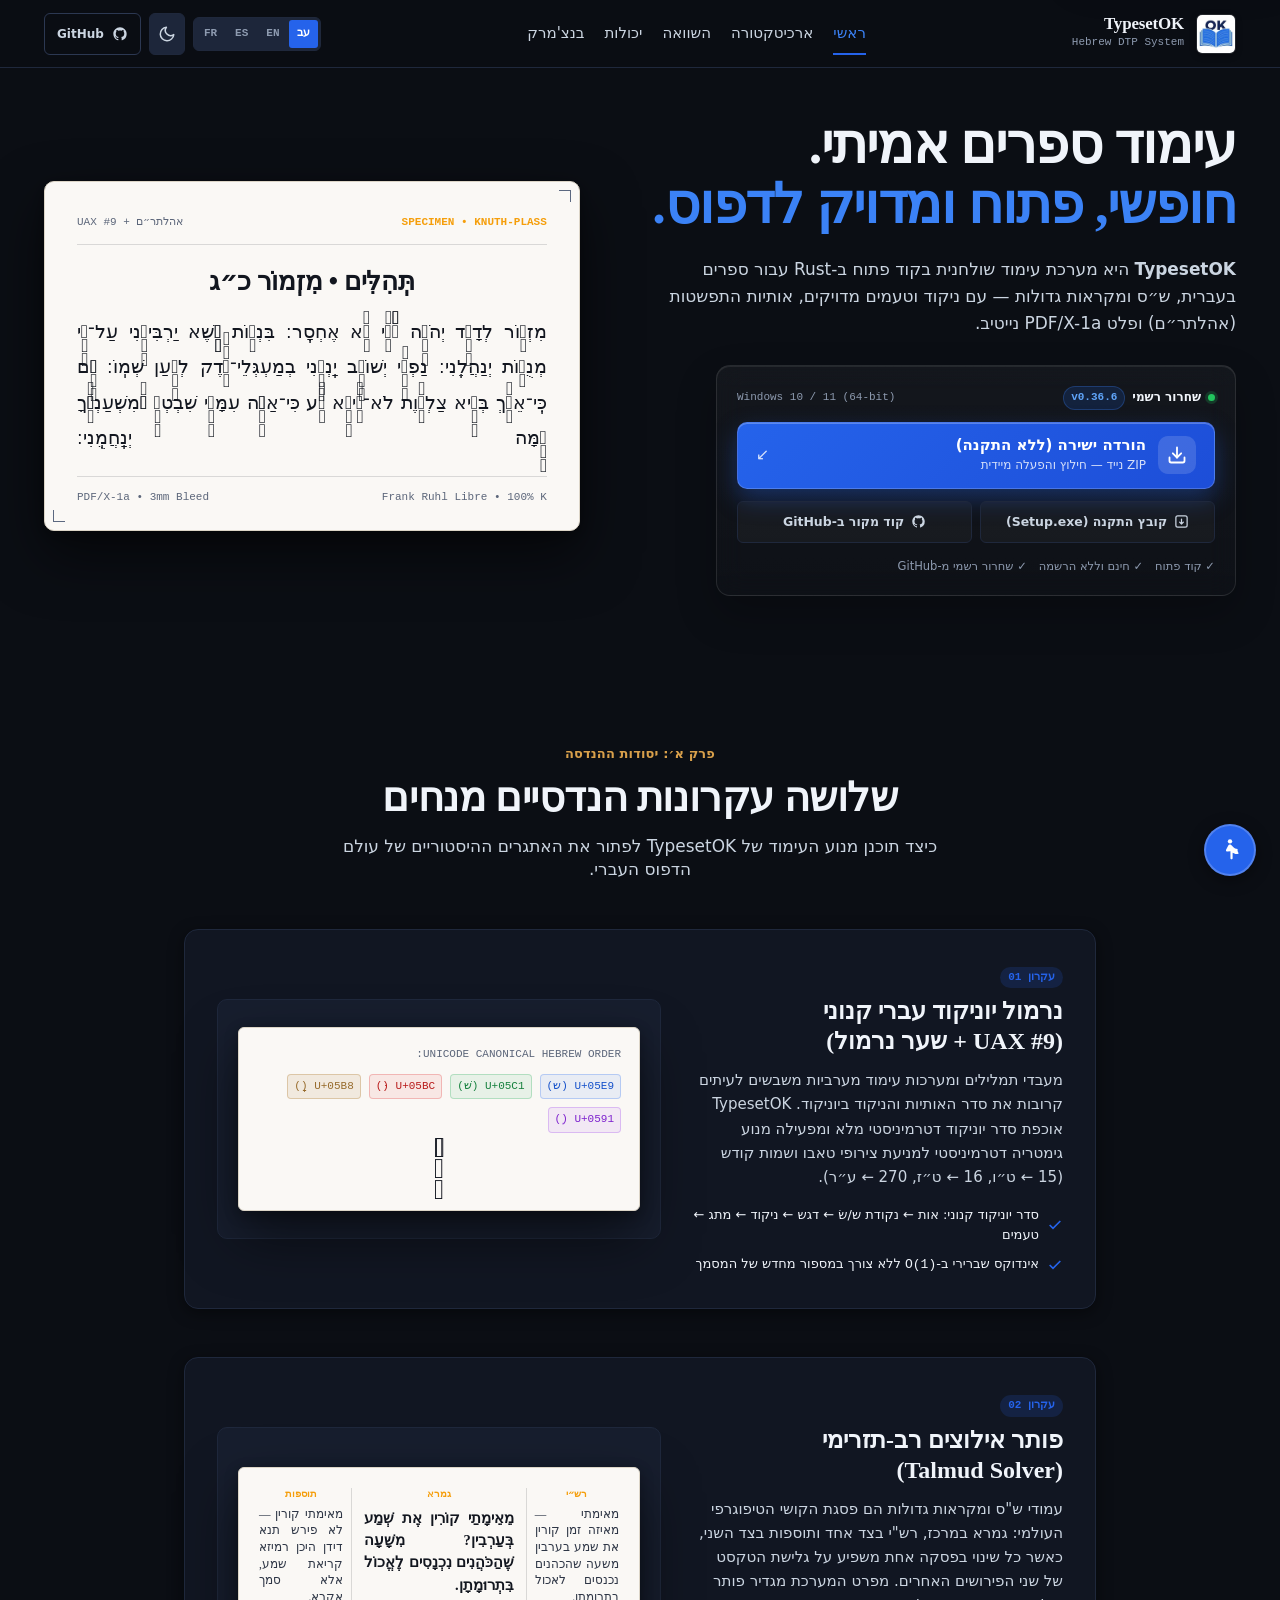
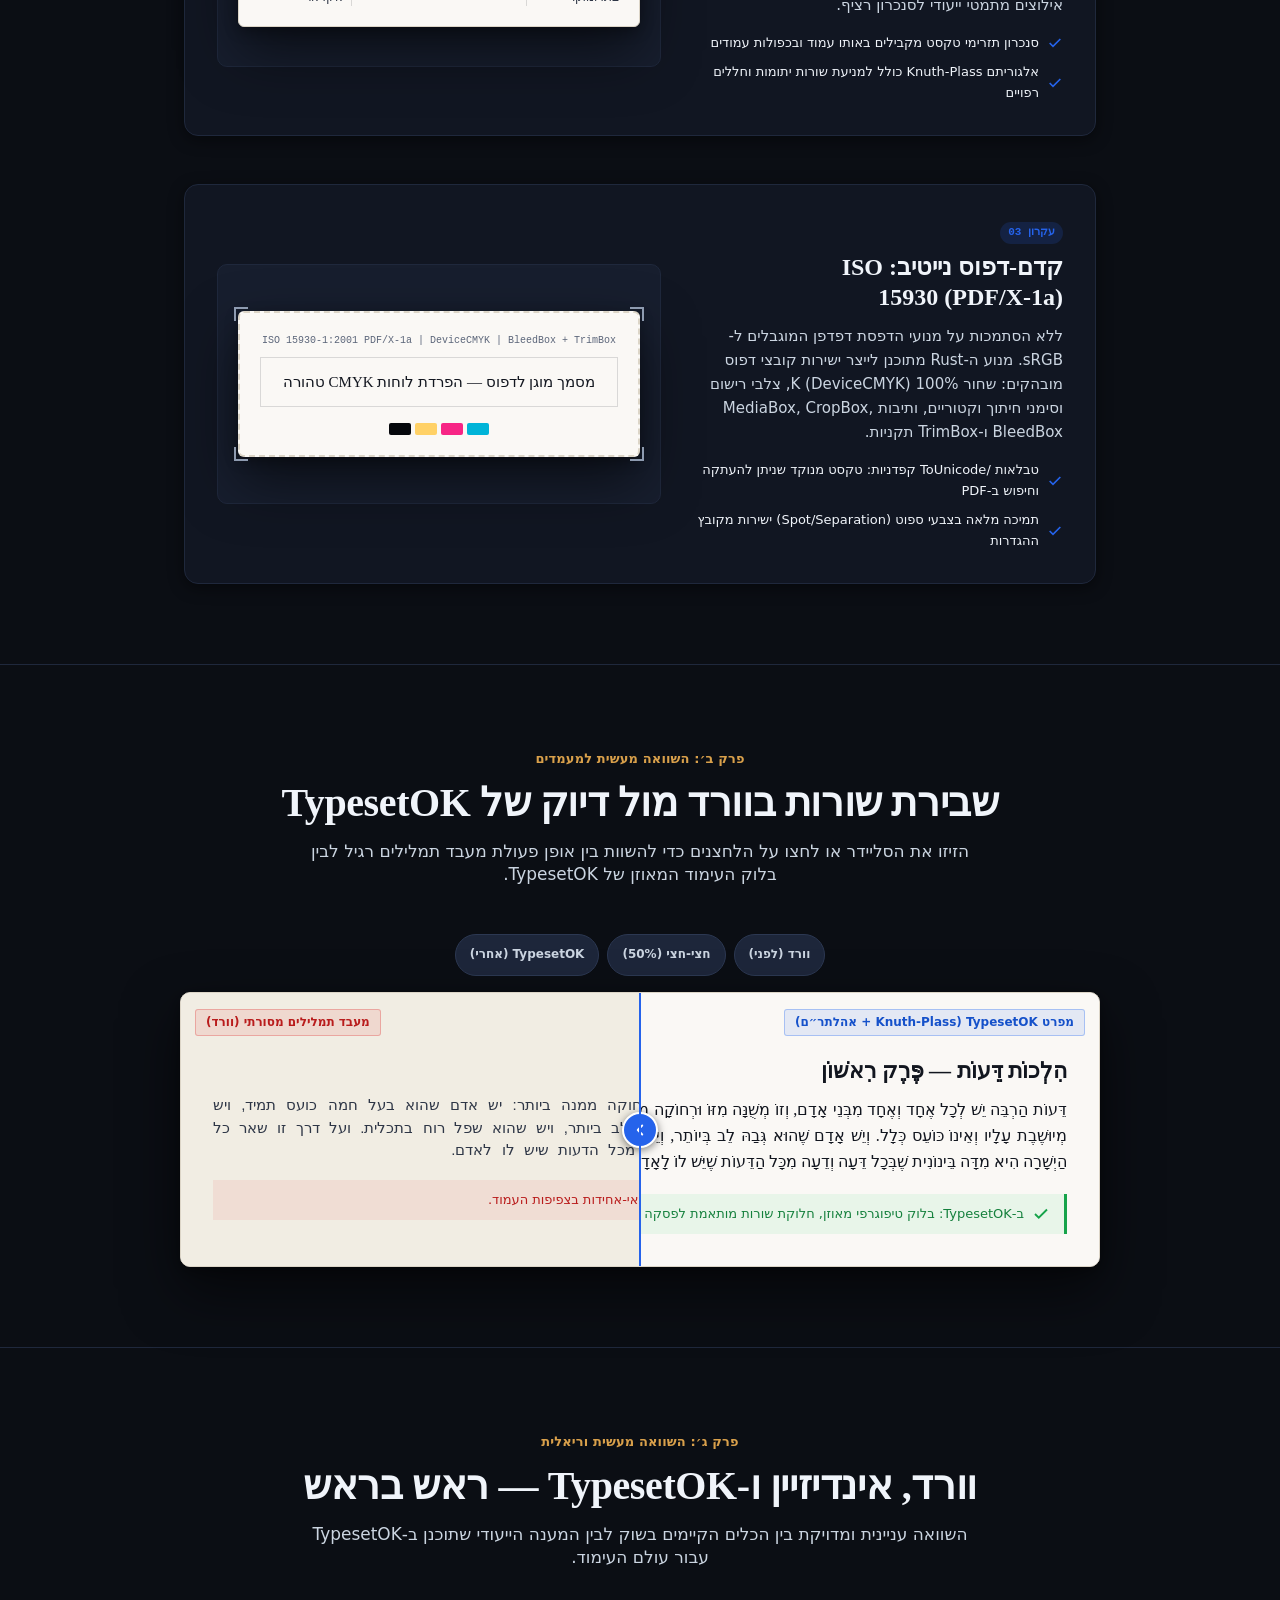
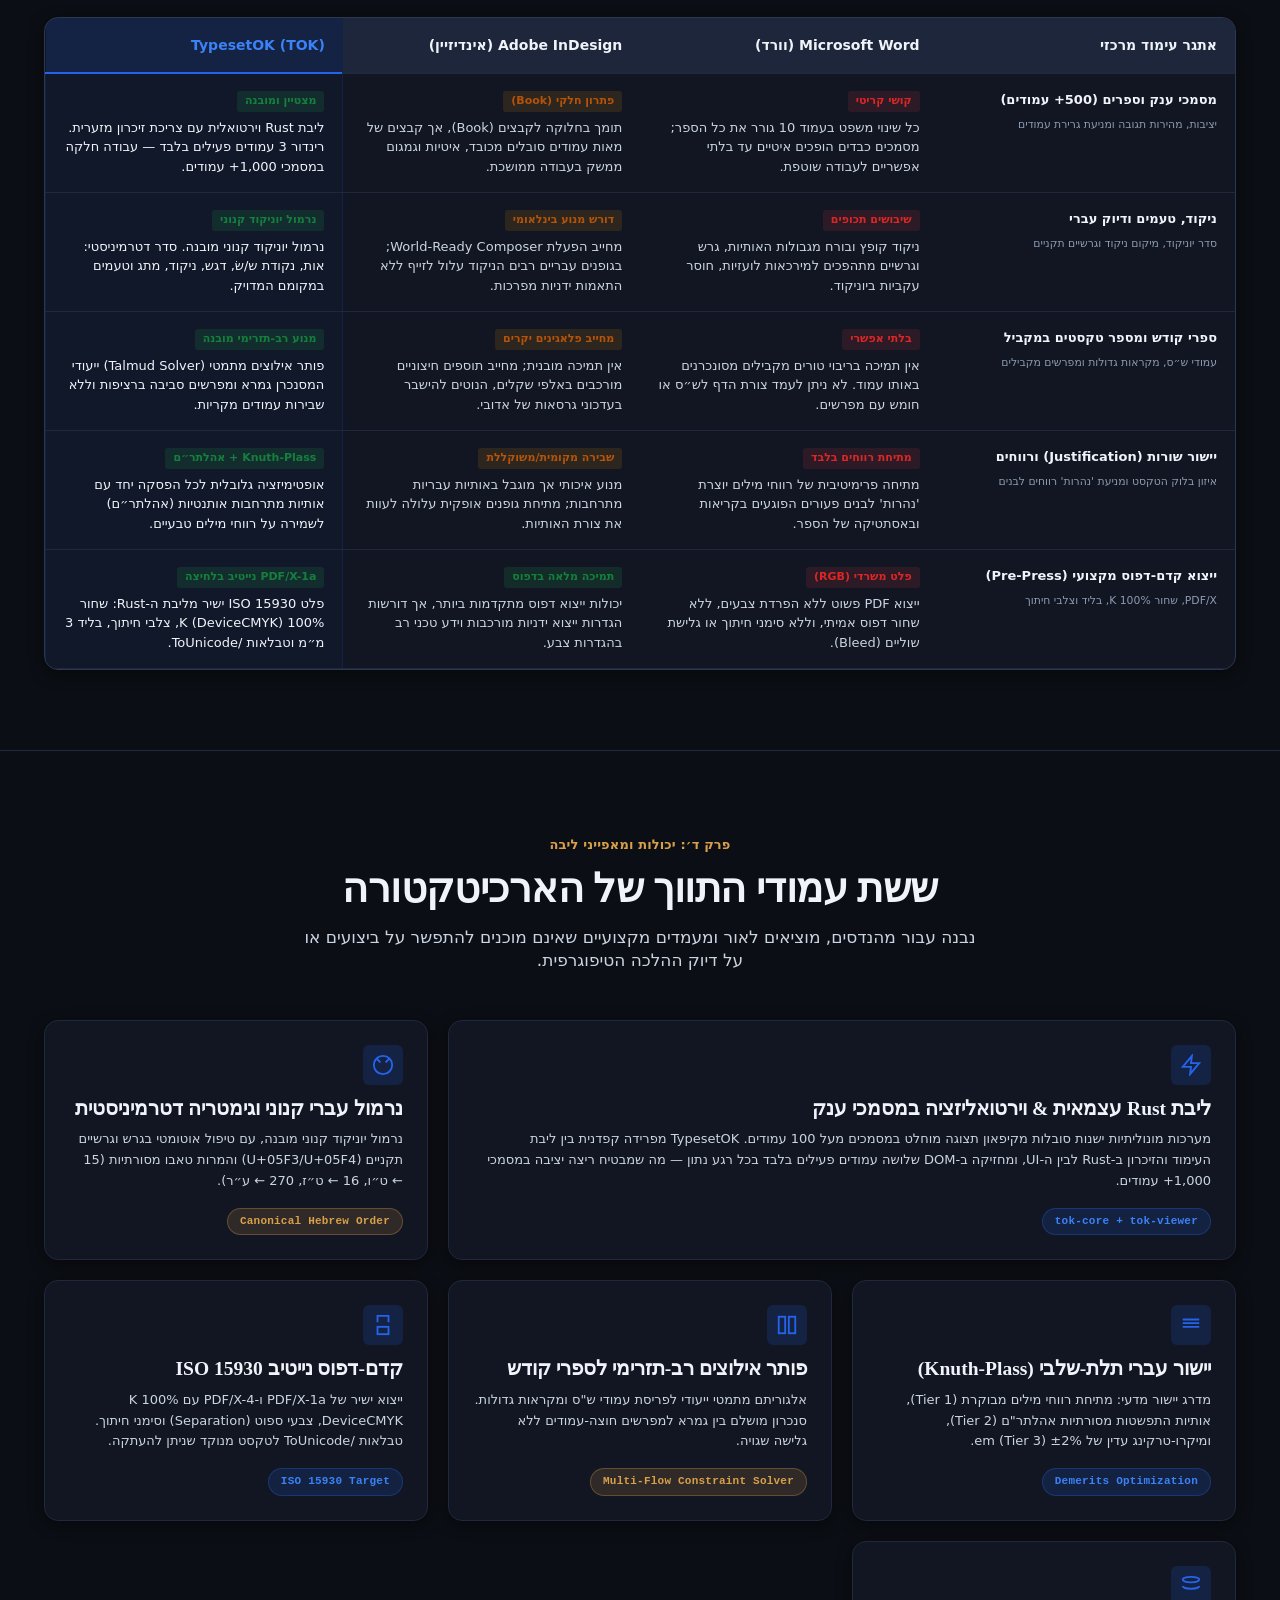
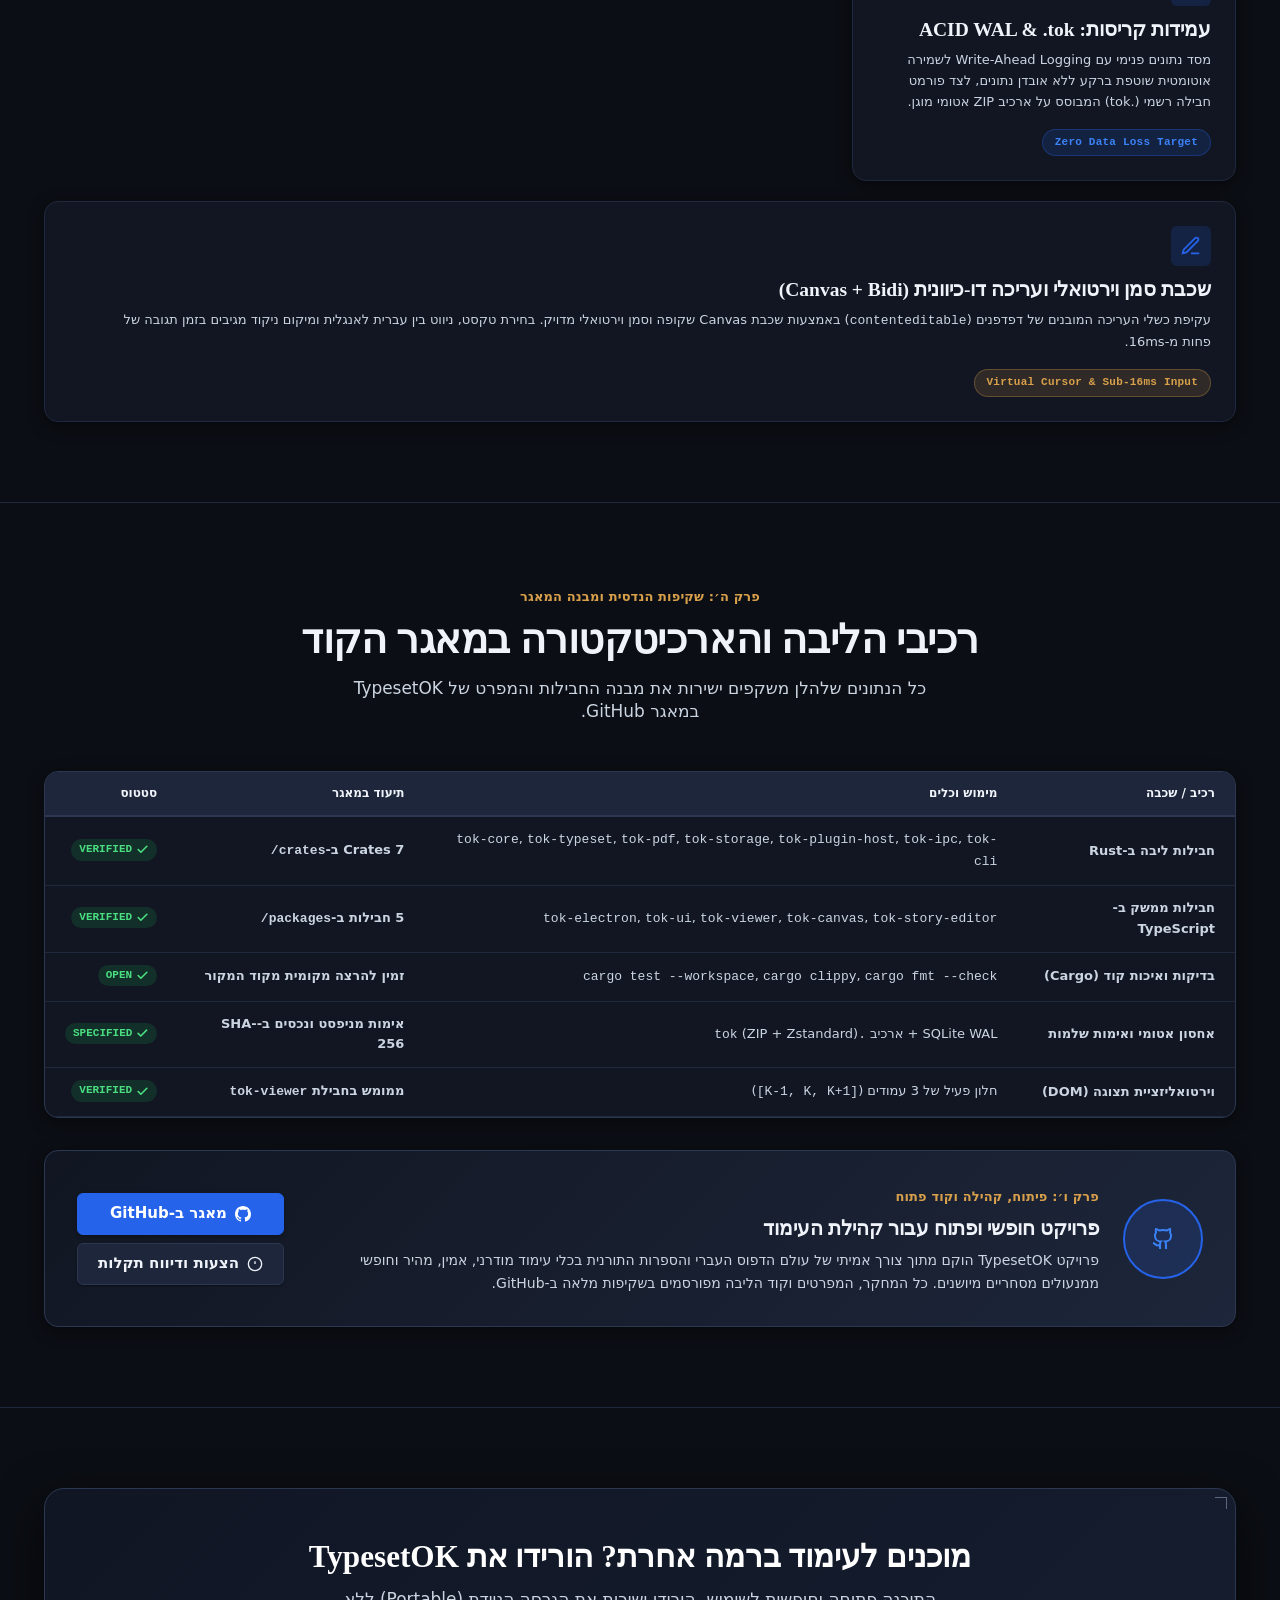
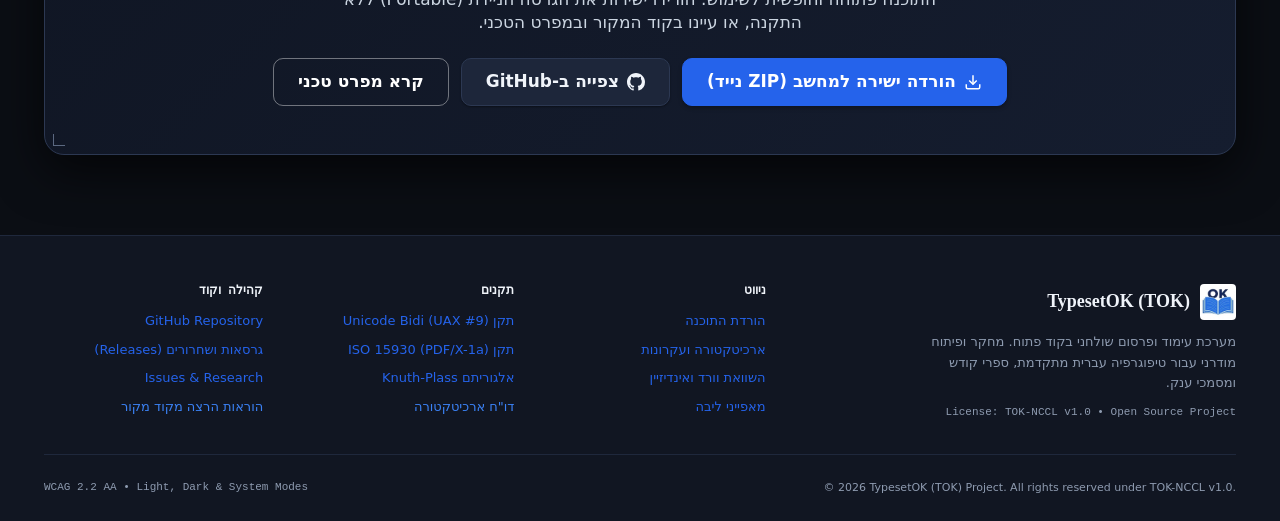
<file: index.html>
<!DOCTYPE html>
<html lang="he" dir="rtl" data-theme="dark">
<head>
  <meta charset="UTF-8">
  <meta name="viewport" content="width=device-width, initial-scale=1.0, viewport-fit=cover">
  <meta http-equiv="Content-Security-Policy" content="default-src 'self'; script-src 'self'; style-src 'self' 'unsafe-inline' https://fonts.googleapis.com; font-src 'self' https://fonts.gstatic.com; img-src 'self' data:; connect-src 'self' https://api.github.com; manifest-src 'self'; base-uri 'self'; form-action 'self'; object-src 'none'; upgrade-insecure-requests">
  <meta name="referrer" content="strict-origin-when-cross-origin">
  
  <!-- Primary High-Authority Meta Tags -->
  <title>TypesetOK — תוכנת עימוד ספרים מקצועית לעברית, בקוד פתוח</title>
  <meta name="description" content="מערכת עימוד ופרסום שולחני (DTP) מודרנית בקוד פתוח לטיפוגרפיה עברית מתקדמת, ספרי קודש (ש״ס, מקראות גדולות ושו״ת) ומסמכי ענק. ליבת Rust, אלגוריתם Knuth-Plass, פלט PDF/X-1a נייטיב.">
  <meta name="author" content="TypesetOK Open-Source Team">
  <meta name="publisher" content="TypesetOK">
  <meta name="robots" content="index, follow, max-snippet:-1, max-image-preview:large, max-video-preview:-1">
  <meta name="format-detection" content="telephone=no">
  <link rel="canonical" href="https://typesetok.github.io/website/">

  <!-- Multilingual Internationalization Alternate Links -->
  <link rel="alternate" hreflang="he" href="https://typesetok.github.io/website/">
  <link rel="alternate" hreflang="en" href="https://typesetok.github.io/website/?lang=en">
  <link rel="alternate" hreflang="es" href="https://typesetok.github.io/website/?lang=es">
  <link rel="alternate" hreflang="fr" href="https://typesetok.github.io/website/?lang=fr">
  <link rel="alternate" hreflang="x-default" href="https://typesetok.github.io/website/">

  <!-- Open Graph / Facebook -->
  <meta property="og:type" content="website">
  <meta property="og:url" content="https://typesetok.github.io/website/">
  <meta property="og:site_name" content="TypesetOK">
  <meta property="og:title" content="TypesetOK — תוכנת עימוד שולחנית מקצועית בקוד פתוח">
  <meta property="og:description" content="עימוד ספרים אמיתי. דיוק מושלם לדפוס, חופשי ופתוח לכולם. מערכת DTP ייעודית לספרי קודש ומסמכי ענק.">
  <meta property="og:image" content="https://typesetok.github.io/website/assets/images/logo.jpg">
  <meta property="og:image:width" content="1376">
  <meta property="og:image:height" content="768">
  <meta property="og:image:alt" content="TypesetOK Logo — Open Book &amp; Typography">
  <meta property="og:locale" content="he_IL">
  <meta property="og:locale:alternate" content="en_US">
  <meta property="og:locale:alternate" content="es_ES">
  <meta property="og:locale:alternate" content="fr_FR">

  <!-- Twitter / X -->
  <meta name="twitter:card" content="summary_large_image">
  <meta name="twitter:url" content="https://typesetok.github.io/website/">
  <meta name="twitter:title" content="TypesetOK — תוכנת עימוד שולחנית מקצועית בקוד פתוח">
  <meta name="twitter:description" content="מערכת עימוד ופרסום שולחני בקוד פתוח לטיפוגרפיה עברית מתקדמת, ש״ס ומנוע קדם-דפוס ISO 15930.">
  <meta name="twitter:image" content="https://typesetok.github.io/website/assets/images/logo.jpg">

  <!-- Favicons & App Manifest -->
  <link rel="icon" type="image/svg+xml" href="assets/images/favicon.svg">
  <link rel="apple-touch-icon" href="assets/images/apple-touch-icon.png">
  <link rel="manifest" href="site.webmanifest">
  <meta name="theme-color" content="#F8F6F0" media="(prefers-color-scheme: light)">
  <meta name="theme-color" content="#0B0E14" media="(prefers-color-scheme: dark)">

  <!-- High-Performance Font Loading -->
  <link rel="preconnect" href="https://fonts.googleapis.com">
  <link rel="preconnect" href="https://fonts.gstatic.com" crossorigin>
  <link href="https://fonts.googleapis.com/css2?family=Frank+Ruhl+Libre:wght@400;700;800;900&family=Heebo:wght@400;500;600;700;800&family=JetBrains+Mono:wght@400;700&display=swap" rel="stylesheet">

  <!-- Core Stylesheets -->
  <link rel="stylesheet" href="assets/css/tokens.css">
  <link rel="stylesheet" href="assets/css/reset.css">
  <link rel="stylesheet" href="assets/css/main.css">
  <link rel="stylesheet" href="assets/css/components.css">
  <link rel="stylesheet" href="assets/css/a11y-motion.css">
  <script src="assets/js/theme-init.js"></script>

  <!-- Comprehensive Schema.org Graph JSON-LD (Power SEO) -->
  <script type="application/ld+json">
  {
    "@context": "https://schema.org",
    "@graph": [
      {
        "@type": "WebSite",
        "@id": "https://typesetok.github.io/website/#website",
        "url": "https://typesetok.github.io/website/",
        "name": "TypesetOK",
        "description": "תוכנת עימוד שולחנית מקצועית בקוד פתוח לטיפוגרפיה עברית וספרי קודש",
        "inLanguage": [
          "he",
          "en",
          "es",
          "fr"
        ],
        "publisher": {
          "@id": "https://typesetok.github.io/website/#organization"
        }
      },
      {
        "@type": "Organization",
        "@id": "https://typesetok.github.io/website/#organization",
        "name": "TypesetOK",
        "url": "https://typesetok.github.io/website/",
        "logo": "https://typesetok.github.io/website/assets/images/logo.jpg",
        "sameAs": [
          "https://github.com/TypesetOK",
          "https://github.com/TypesetOK/typesetok"
        ]
      },
      {
        "@type": "SoftwareApplication",
        "@id": "https://typesetok.github.io/website/#software",
        "name": "TypesetOK",
        "alternateName": "TOK",
        "applicationCategory": "DesignApplication",
        "operatingSystem": "Windows 10, Windows 11",
        "license": "https://github.com/TypesetOK/typesetok/blob/main/LICENSE.md",
        "codeRepository": "https://github.com/TypesetOK/typesetok",
        "description": "תוכנת עימוד ופרסום שולחני (DTP) מודרנית בקוד פתוח לטיפוגרפיה עברית מתקדמת, ש״ס, מקראות גדולות ומנוע קדם-דפוס נייטיב.",
        "downloadUrl": "https://github.com/TypesetOK/typesetok/releases/latest",
        "offers": {
          "@type": "Offer",
          "price": "0",
          "priceCurrency": "USD"
        }
      }
    ]
  }
  </script>
</head>
<body>

  <!-- Accessible Skip Link -->
  <a href="#main-content" class="skip-link" data-i18n="skip_link">דלג לתוכן המרכזי</a>

  <!-- Sticky Site Header -->
  <header class="site-header" role="banner">
    <div class="scroll-progress-bar" id="scrollProgressBar" role="progressbar" aria-label="Reading progress" aria-valuemin="0" aria-valuemax="100" data-i18n-attr="aria-label:aria_reading_progress"></div>
    <div class="container header-inner">
      
      <!-- Brand & Logo -->
      <a href="#hero" class="brand-wrapper" aria-label="TypesetOK Home" data-i18n-attr="aria-label:aria_home">
        <img src="assets/images/logo-96.webp" alt="TypesetOK" class="brand-logo-img" width="40" height="40">
        <div class="brand-text">
          <span class="brand-name">TypesetOK</span>
          <span class="brand-tagline">Hebrew DTP System</span>
        </div>
      </a>

      <!-- Primary Desktop Nav (5 Core Anchors) -->
      <nav class="primary-nav" role="navigation" aria-label="Main Navigation" data-i18n-attr="aria-label:aria_main_nav">
        <a href="#hero" class="nav-link active" data-i18n="nav_home">ראשי</a>
        <a href="#storytelling" class="nav-link" data-i18n="nav_story">ארכיטקטורה</a>
        <a href="#comparison" class="nav-link" data-i18n="nav_comparison">השוואה</a>
        <a href="#features" class="nav-link" data-i18n="nav_features">יכולות</a>
        <a href="#engineering" class="nav-link" data-i18n="nav_engineering">בנצ'מרק</a>
      </nav>

      <!-- Action & Utility Controls -->
      <div class="header-actions">
        
        <!-- Language Switcher (עב | EN | ES | FR) -->
        <div class="lang-switcher" role="group" aria-label="Language Selector" data-i18n-attr="aria-label:aria_lang_selector">
          <button type="button" class="lang-btn active" data-lang="he" aria-pressed="true" title="עברית">עב</button>
          <button type="button" class="lang-btn" data-lang="en" aria-pressed="false" title="English (US)">EN</button>
          <button type="button" class="lang-btn" data-lang="es" aria-pressed="false" title="Español">ES</button>
          <button type="button" class="lang-btn" data-lang="fr" aria-pressed="false" title="Français">FR</button>
        </div>

        <!-- Day / Night / System Theme Dropdown (Single Button Control) -->
        <div class="theme-selector-wrapper">
          <button type="button" class="icon-btn" id="toggleThemeBtn" aria-label="ערכת נושא: מצב יום / לילה / מערכת" aria-haspopup="true" aria-expanded="false" title="ערכת נושא: מצב יום / לילה / מערכת" data-i18n-attr="aria-label:theme_label;title:theme_label">
            <svg width="18" height="18" viewBox="0 0 24 24" fill="none" stroke="currentColor" stroke-width="2" stroke-linecap="round" stroke-linejoin="round" aria-hidden="true">
              <circle cx="12" cy="12" r="5"/>
              <line x1="12" y1="1" x2="12" y2="3"/>
              <line x1="12" y1="21" x2="12" y2="23"/>
              <line x1="4.22" y1="4.22" x2="5.64" y2="5.64"/>
              <line x1="18.36" y1="18.36" x2="19.78" y2="19.78"/>
              <line x1="1" y1="12" x2="3" y2="12"/>
              <line x1="21" y1="12" x2="23" y2="12"/>
              <line x1="4.22" y1="19.78" x2="5.64" y2="18.36"/>
              <line x1="18.36" y1="5.64" x2="19.78" y2="4.22"/>
            </svg>
          </button>
          <div class="theme-menu-popover" id="themeMenuPopover" role="menu" data-i18n-attr="aria-label:theme_menu">
            <button type="button" class="theme-menu-item active" data-theme-opt="light" role="menuitem">
              <svg width="16" height="16" viewBox="0 0 24 24" fill="none" stroke="currentColor" stroke-width="2" stroke-linecap="round" stroke-linejoin="round" aria-hidden="true">
                <circle cx="12" cy="12" r="5"/>
                <line x1="12" y1="1" x2="12" y2="3"/>
                <line x1="12" y1="21" x2="12" y2="23"/>
                <line x1="4.22" y1="4.22" x2="5.64" y2="5.64"/>
                <line x1="18.36" y1="18.36" x2="19.78" y2="19.78"/>
                <line x1="1" y1="12" x2="3" y2="12"/>
                <line x1="21" y1="12" x2="23" y2="12"/>
                <line x1="4.22" y1="19.78" x2="5.64" y2="18.36"/>
                <line x1="18.36" y1="5.64" x2="19.78" y2="4.22"/>
              </svg>
              <span data-i18n="theme_light">מצב יום (בהיר)</span>
              <svg class="theme-check-icon" width="14" height="14" viewBox="0 0 24 24" fill="none" stroke="currentColor" stroke-width="2.5" aria-hidden="true"><polyline points="20 6 9 17 4 12"/></svg>
            </button>
            <button type="button" class="theme-menu-item" data-theme-opt="dark" role="menuitem">
              <svg width="16" height="16" viewBox="0 0 24 24" fill="none" stroke="currentColor" stroke-width="2" stroke-linecap="round" stroke-linejoin="round" aria-hidden="true">
                <path d="M21 12.79A9 9 0 1 1 11.21 3 7 7 0 0 0 21 12.79z"/>
              </svg>
              <span data-i18n="theme_dark">מצב לילה (כהה)</span>
              <svg class="theme-check-icon" width="14" height="14" viewBox="0 0 24 24" fill="none" stroke="currentColor" stroke-width="2.5" aria-hidden="true"><polyline points="20 6 9 17 4 12"/></svg>
            </button>
            <button type="button" class="theme-menu-item" data-theme-opt="system" role="menuitem">
              <svg width="16" height="16" viewBox="0 0 24 24" fill="none" stroke="currentColor" stroke-width="2" stroke-linecap="round" stroke-linejoin="round" aria-hidden="true">
                <rect x="2" y="3" width="20" height="14" rx="2" ry="2"/>
                <line x1="8" y1="21" x2="16" y2="21"/>
                <line x1="12" y1="17" x2="12" y2="21"/>
              </svg>
              <span data-i18n="theme_system">לפי המערכת (אוטומטי)</span>
              <svg class="theme-check-icon" width="14" height="14" viewBox="0 0 24 24" fill="none" stroke="currentColor" stroke-width="2.5" aria-hidden="true"><polyline points="20 6 9 17 4 12"/></svg>
            </button>
          </div>
        </div>

        <!-- GitHub Primary Link -->
        <a href="https://github.com/TypesetOK/typesetok" target="_blank" rel="noopener noreferrer" class="btn btn-outline" style="padding: 6px 12px; font-size: 12px;" aria-label="GitHub Repository" data-i18n-attr="aria-label:aria_github_repo">
          <svg width="16" height="16" viewBox="0 0 24 24" fill="currentColor" aria-hidden="true">
            <path fill-rule="evenodd" clip-rule="evenodd" d="M12 2C6.477 2 2 6.484 2 12.017c0 4.425 2.865 8.18 6.839 9.504.5.092.682-.217.682-.483 0-.237-.008-.868-.013-1.703-2.782.605-3.369-1.343-3.369-1.343-.454-1.158-1.11-1.466-1.11-1.466-.908-.62.069-.608.069-.608 1.003.07 1.53 1.032 1.53 1.032.892 1.53 2.341 1.088 2.91.832.092-.647.35-1.088.636-1.338-2.22-.253-4.555-1.113-4.555-4.951 0-1.093.39-1.988 1.029-2.688-.103-.253-.446-1.272.098-2.65 0 0 .84-.27 2.75 1.026A9.564 9.564 0 0112 6.844c.85.004 1.705.115 2.504.337 1.909-1.296 2.747-1.027 2.747-1.027.546 1.379.202 2.398.1 2.651.64.7 1.028 1.595 1.028 2.688 0 3.848-2.339 4.695-4.566 4.943.359.309.678.92.678 1.855 0 1.338-.012 2.419-.012 2.747 0 .268.18.58.688.482A10.019 10.019 0 0022 12.017C22 6.484 17.522 2 12 2z"/>
          </svg>
          <span data-i18n="btn_github">GitHub</span>
        </a>

        <!-- Mobile Drawer Toggle -->
        <button type="button" class="mobile-nav-toggle" id="mobileNavToggle" aria-label="Open Navigation Menu" aria-expanded="false" aria-controls="mobileNavDrawer" data-i18n-attr="aria-label:menu_open">
          <svg width="20" height="20" viewBox="0 0 24 24" fill="none" stroke="currentColor" stroke-width="2" stroke-linecap="round" stroke-linejoin="round" aria-hidden="true">
            <line x1="3" y1="12" x2="21" y2="12"/>
            <line x1="3" y1="6" x2="21" y2="6"/>
            <line x1="3" y1="18" x2="21" y2="18"/>
          </svg>
        </button>
      </div>

    </div>

    <!-- Mobile Drawer -->
    <div class="mobile-nav-drawer" id="mobileNavDrawer" role="region" aria-label="Mobile Navigation" data-i18n-attr="aria-label:aria_mobile_nav">
      <a href="#hero" class="mobile-nav-link" data-i18n="nav_home">ראשי</a>
      <a href="#storytelling" class="mobile-nav-link" data-i18n="nav_story">ארכיטקטורה</a>
      <a href="#comparison" class="mobile-nav-link" data-i18n="nav_comparison">השוואה</a>
      <a href="#features" class="mobile-nav-link" data-i18n="nav_features">יכולות</a>
      <a href="#engineering" class="mobile-nav-link" data-i18n="nav_engineering">בנצ'מרק</a>
      <div style="margin-top: 14px; display: flex; flex-direction: column; gap: 8px;">
        <a href="https://github.com/TypesetOK/typesetok/releases/latest" class="btn btn-primary download-link-portable" style="justify-content: center;" data-i18n="mnav_download">
          הורדת התוכנה ל-Windows
        </a>
        <a href="https://github.com/TypesetOK/typesetok" target="_blank" rel="noopener noreferrer" class="btn btn-secondary" style="justify-content: center;" data-i18n="hero_cta_github">
          מאגר הקוד ב-GitHub
        </a>
      </div>
    </div>
  </header>

  <!-- Main Content Landmark -->
  <main id="main-content" role="main">

    <!-- ====================================================================
         SECTION 1: HERO
         ==================================================================== -->
    <section class="hero-section" id="hero">
      <div class="container hero-grid">
        
        <!-- Left Column: Sharp Title & Single Primary Action -->
        <div class="hero-copy">
          <h1 class="hero-title">
            <span data-i18n="hero_title_1">עימוד ספרים אמיתי.</span><br>
            <span class="highlight-blue" data-i18n="hero_title_2">חופשי, פתוח ומדויק לדפוס.</span>
          </h1>

          <p class="hero-description" data-i18n-html="hero_desc">
            <strong>TypesetOK</strong> היא מערכת עימוד שולחנית בקוד פתוח ב-Rust עבור ספרים בעברית, ש״ס ומקראות גדולות — עם ניקוד וטעמים מדויקים, אותיות התפשטות (אהלתר״ם) ופלט PDF/X-1a נייטיב.
          </p>

          <div class="hero-download-dock" id="heroDownloadCard" role="region" aria-label="מרכז ההורדות של TypesetOK" data-i18n-attr="aria-label:aria_download_hub">
            <div class="hero-dl-meta">
              <span class="hero-dl-release">
                <span class="hero-dl-dot" aria-hidden="true"></span>
                <span data-i18n="dl_card_badge">שחרור רשמי</span>
                <code class="release-version-tag">v0.36.6</code>
              </span>
              <span class="hero-dl-os" data-i18n="dl_card_os">Windows 10 / 11 (64-bit)</span>
            </div>

            <a href="https://github.com/TypesetOK/typesetok/releases/latest" class="btn-dl-primary download-link-portable" aria-label="הורדה ישירה של TypesetOK ל-Windows" data-i18n-attr="aria-label:aria_dl_portable">
              <span class="btn-dl-icon" aria-hidden="true">
                <svg width="20" height="20" viewBox="0 0 24 24" fill="none" stroke="currentColor" stroke-width="2.2" stroke-linecap="round" stroke-linejoin="round">
                  <path d="M21 15v4a2 2 0 0 1-2 2H5a2 2 0 0 1-2-2v-4"/>
                  <polyline points="7 10 12 15 17 10"/>
                  <line x1="12" y1="15" x2="12" y2="3"/>
                </svg>
              </span>
              <span class="btn-dl-text">
                <strong data-i18n="dl_btn_portable_title">הורדה ישירה (ללא התקנה)</strong>
                <small data-i18n="dl_btn_portable_sub">ZIP נייד — חילוץ והפעלה מיידית</small>
              </span>
              <span class="btn-dl-arrow" aria-hidden="true">↙</span>
            </a>

            <div class="hero-dl-secondary">
              <a href="https://github.com/TypesetOK/typesetok/releases/latest" class="btn-dl-ghost download-link-installer" aria-label="הורדת קובץ התקנה ל-Windows" data-i18n-attr="aria-label:aria_dl_installer">
                <svg width="15" height="15" viewBox="0 0 24 24" fill="none" stroke="currentColor" stroke-width="2" stroke-linecap="round" stroke-linejoin="round" aria-hidden="true">
                  <rect x="3" y="3" width="18" height="18" rx="3"/>
                  <path d="M12 8v8m0 0-3-3m3 3 3-3"/>
                </svg>
                <span data-i18n="dl_btn_installer_title">קובץ התקנה (Setup.exe)</span>
              </a>
              <a href="https://github.com/TypesetOK/typesetok" target="_blank" rel="noopener noreferrer" class="btn-dl-ghost">
                <svg width="15" height="15" viewBox="0 0 24 24" fill="currentColor" aria-hidden="true">
                  <path fill-rule="evenodd" clip-rule="evenodd" d="M12 2C6.477 2 2 6.484 2 12.017c0 4.425 2.865 8.18 6.839 9.504.5.092.682-.217.682-.483 0-.237-.008-.868-.013-1.703-2.782.605-3.369-1.343-3.369-1.343-.454-1.158-1.11-1.466-1.11-1.466-.908-.62.069-.608.069-.608 1.003.07 1.53 1.032 1.53 1.032.892 1.53 2.341 1.088 2.91.832.092-.647.35-1.088.636-1.338-2.22-.253-4.555-1.113-4.555-4.951 0-1.093.39-1.988 1.029-2.688-.103-.253-.446-1.272.098-2.65 0 0 .84-.27 2.75 1.026A9.564 9.564 0 0112 6.844c.85.004 1.705.115 2.504.337 1.909-1.296 2.747-1.027 2.747-1.027.546 1.379.202 2.398.1 2.651.64.7 1.028 1.595 1.028 2.688 0 3.848-2.339 4.695-4.566 4.943.359.309.678.92.678 1.855 0 1.338-.012 2.419-.012 2.747 0 .268.18.58.688.482A10.019 10.019 0 0022 12.017C22 6.484 17.522 2 12 2z"/>
                </svg>
                <span data-i18n="hero_cta_github">קוד מקור ב-GitHub</span>
              </a>
            </div>

            <div class="hero-dl-footnotes">
              <span data-i18n="dl_note_oss">✓ קוד פתוח</span>
              <span data-i18n="dl_note_free">✓ חינם וללא הרשמה</span>
              <span data-i18n="dl_note_official">✓ שחרור רשמי מ-GitHub</span>
            </div>
          </div>
        </div>

        <!-- Right Column: Clean Print-Paper Specimen (Psalm 23 on #FAF8F5) -->
        <div class="hero-specimen-card paper-sheet-crops" role="region" aria-label="דוגמת עימוד: תהילים מזמור כ״ג">
          <div class="hero-specimen-header">
            <span class="hero-specimen-tag">SPECIMEN • KNUTH-PLASS</span>
            <span>אהלתר״ם + UAX #9</span>
          </div>

          <h2 class="hero-specimen-title">תְּהִלִּים • מִזְמוֹר כ״ג</h2>

          <p class="hero-specimen-body" dir="rtl" lang="he">
            מִזְמ֥וֹר לְדָוִ֑ד יְהֹוָ֥ה רֹ֝עִ֗י לֹ֣א <span class="expand-letter">אֶחְסָֽר׃</span> בִּנְא֣וֹת דֶּ֭שֶׁא יַרְבִּיצֵ֑נִי עַל־מֵ֖י מְנֻח֣וֹת <span class="expand-letter">יְנַהֲלֵֽנִי׃</span> נַפְשִׁ֥י יְשׁוֹבֵ֑ב יַֽנְחֵ֥נִי בְמַעְגְּלֵי־צֶ֝֗דֶק לְמַ֣עַן <span class="expand-letter">שְׁמֽוֹ׃</span> גַּ֤ם כִּֽי־אֵלֵ֨ךְ בְּגֵ֪יא צַלְמָ֡וֶת לֹא־אִ֘ירָ֤א רָ֗ע כִּי־אַתָּ֥ה עִמָּדִ֑י שִׁבְטְךָ֥ וּ֝מִשְׁעַנְתֶּ֗ךָ הֵ֣מָּה <span class="expand-letter">יְנַֽחֲמֻֽנִי׃</span>
          </p>

          <div class="hero-specimen-footer">
            <span>Frank Ruhl Libre • 100% K</span>
            <span>PDF/X-1a • 3mm Bleed</span>
          </div>
        </div>

      </div>
    </section>

    <!-- ====================================================================
         SECTION 2: SCROLL STORYTELLING
         ==================================================================== -->
    <section class="editorial-section" id="storytelling">
      <div class="container-editorial">
        
        <div class="section-lead-header">
          <span class="section-pretitle" data-i18n="story_pretitle">פרק א׳: יסודות ההנדסה</span>
          <h2 class="section-title" data-i18n="story_title">שלושה עקרונות הנדסיים מנחים</h2>
          <p class="section-subtitle" data-i18n="story_subtitle">
            כיצד תוכנן מנוע העימוד של TypesetOK לפתור את האתגרים ההיסטוריים של עולם הדפוס העברי.
          </p>
        </div>

        <div class="story-scenes">
          
          <!-- Scene 1: Normalization -->
          <article class="story-scene-card reveal-on-scroll">
            <div class="scene-content">
              <span class="scene-num" data-i18n="scene1_num">עקרון 01</span>
              <h3 data-i18n="scene1_title">נרמול יוניקוד עברי קנוני (UAX #9 + שער נרמול)</h3>
              <p data-i18n="scene1_desc">
                מעבדי תמלילים ומערכות עימוד מערביות משבשים לעיתים קרובות את סדר האותיות והניקוד ביוניקוד. TypesetOK אוכפת סדר יוניקוד דטרמיניסטי מלא ומפעילה מנוע גימטריה דטרמיניסטי למניעת צירופי טאבו ושמות קודש (15 ← ט״ו, 16 ← ט״ז, 270 ← ע״ר).
              </p>
              <div class="scene-features-list">
                <div class="scene-feature-item">
                  <svg width="16" height="16" viewBox="0 0 24 24" fill="none" stroke="currentColor" stroke-width="2.5"><polyline points="20 6 9 17 4 12"/></svg>
                  <span data-i18n="story1_point_1">סדר יוניקוד קנוני: אות ← נקודת ש/שׂ ← דגש ← ניקוד ← מתג ← טעמים</span>
                </div>
                <div class="scene-feature-item">
                  <svg width="16" height="16" viewBox="0 0 24 24" fill="none" stroke="currentColor" stroke-width="2.5"><polyline points="20 6 9 17 4 12"/></svg>
                  <span data-i18n="story1_point_2">אינדוקס שברירי ב-<code>O(1)</code> ללא צורך במספור מחדש של המסמך</span>
                </div>
              </div>
            </div>
            <div class="scene-visual">
              <div class="unicode-specimen-card">
                <div style="font-family: var(--font-mono); font-size: 11px; color: var(--paper-ink-muted); margin-bottom: 10px;">UNICODE CANONICAL HEBREW ORDER:</div>
                <div style="display: flex; gap: 8px; flex-wrap: wrap; font-family: var(--font-mono); font-size: 11px;">
                  <span style="background: rgba(29, 99, 237, 0.08); border: 1px solid rgba(29, 99, 237, 0.25); padding: 3px 6px; border-radius: 4px; color: #1551CA;">U+05E9 (ש)</span>
                  <span style="background: rgba(22, 163, 74, 0.08); border: 1px solid rgba(22, 163, 74, 0.25); padding: 3px 6px; border-radius: 4px; color: #15803D;">U+05C1 (שׁ)</span>
                  <span style="background: rgba(220, 38, 38, 0.08); border: 1px solid rgba(220, 38, 38, 0.25); padding: 3px 6px; border-radius: 4px; color: #B91C1C;">U+05BC (ּ)</span>
                  <span style="background: rgba(180, 131, 62, 0.12); border: 1px solid rgba(180, 131, 62, 0.35); padding: 3px 6px; border-radius: 4px; color: #976B2C;">U+05B8 (ָ)</span>
                  <span style="background: rgba(147, 51, 234, 0.08); border: 1px solid rgba(147, 51, 234, 0.25); padding: 3px 6px; border-radius: 4px; color: #7E22CE;">U+0591 (֑)</span>
                </div>
                <div style="margin-top: 14px; font-family: var(--font-serif); font-size: 28px; text-align: center; color: var(--paper-ink);">
                  שָׁ֕
                </div>
              </div>
            </div>
          </article>

          <!-- Scene 2: Multi-Flow Talmud -->
          <article class="story-scene-card reveal-on-scroll">
            <div class="scene-content">
              <span class="scene-num" data-i18n="scene2_num">עקרון 02</span>
              <h3 data-i18n="scene2_title">פותר אילוצים רב-תזרימי (Talmud Solver)</h3>
              <p data-i18n="scene2_desc">
                עמודי ש"ס ומקראות גדולות הם פסגת הקושי הטיפוגרפי העולמי: גמרא במרכז, רש"י בצד אחד ותוספות בצד השני, כאשר כל שינוי בפסקה אחת משפיע על גלישת הטקסט של שני הפירושים האחרים. מפרט המערכת מגדיר פותר אילוצים מתמטי ייעודי לסנכרון רציף.
              </p>
              <div class="scene-features-list">
                <div class="scene-feature-item">
                  <svg width="16" height="16" viewBox="0 0 24 24" fill="none" stroke="currentColor" stroke-width="2.5"><polyline points="20 6 9 17 4 12"/></svg>
                  <span data-i18n="story2_point_1">סנכרון תזרימי טקסט מקבילים באותו עמוד ובכפולות עמודים</span>
                </div>
                <div class="scene-feature-item">
                  <svg width="16" height="16" viewBox="0 0 24 24" fill="none" stroke="currentColor" stroke-width="2.5"><polyline points="20 6 9 17 4 12"/></svg>
                  <span data-i18n="story2_point_2">אלגוריתם Knuth-Plass כולל למניעת שורות יתומות וחללים רפויים</span>
                </div>
              </div>
            </div>
            <div class="scene-visual">
              <div class="talmud-layout-specimen">
                <div class="talmud-rashi">
                  <div class="talmud-label">רש״י</div>
                  מאימתי — מאיזה זמן קורין את שמע בערבין משעה שהכהנים נכנסים לאכול בתרומתן.
                </div>
                <div class="talmud-gemara">
                  <div class="talmud-label">גמרא</div>
                  מֵאֵימָתַי קוֹרִין אֶת שְׁמַע בְּעַרְבִין? מִשָּׁעָה שֶׁהַכֹּהֲנִים נִכְנָסִים לֶאֱכוֹל בִּתְרוּמָתָן.
                </div>
                <div class="talmud-tosafot">
                  <div class="talmud-label">תוספות</div>
                  מאימתי קורין — לא פירש תנא דידן היכן רמיזא קריאת שמע, אלא סמך אקרא.
                </div>
              </div>
            </div>
          </article>

          <!-- Scene 3: Prepress -->
          <article class="story-scene-card reveal-on-scroll">
            <div class="scene-content">
              <span class="scene-num" data-i18n="scene3_num">עקרון 03</span>
              <h3 data-i18n="scene3_title">קדם-דפוס נייטיב: ISO 15930 (PDF/X-1a)</h3>
              <p data-i18n="scene3_desc">
                ללא הסתמכות על מנועי הדפסת דפדפן המוגבלים ל-sRGB. מנוע ה-Rust מתוכנן לייצר ישירות קובצי דפוס מובהקים: שחור 100% K (DeviceCMYK), צלבי רישום וסימני חיתוך וקטוריים, ותיבות MediaBox, CropBox, BleedBox ו-TrimBox תקניות.
              </p>
              <div class="scene-features-list">
                <div class="scene-feature-item">
                  <svg width="16" height="16" viewBox="0 0 24 24" fill="none" stroke="currentColor" stroke-width="2.5"><polyline points="20 6 9 17 4 12"/></svg>
                  <span data-i18n="story3_point_1">טבלאות /ToUnicode קפדניות: טקסט מנוקד שניתן להעתקה וחיפוש ב-PDF</span>
                </div>
                <div class="scene-feature-item">
                  <svg width="16" height="16" viewBox="0 0 24 24" fill="none" stroke="currentColor" stroke-width="2.5"><polyline points="20 6 9 17 4 12"/></svg>
                  <span data-i18n="story3_point_2">תמיכה מלאה בצבעי ספוט (Spot/Separation) ישירות מקובץ ההגדרות</span>
                </div>
              </div>
            </div>
            <div class="scene-visual">
              <div class="prepress-proof-visual">
                <div class="prepress-crop-tl"></div>
                <div class="prepress-crop-tr"></div>
                <div class="prepress-crop-bl"></div>
                <div class="prepress-crop-br"></div>
                <div style="font-family: var(--font-mono); font-size: 10px; color: var(--paper-ink-muted); text-align: center; margin-bottom: 8px;">
                  ISO 15930-1:2001 PDF/X-1a | DeviceCMYK | BleedBox + TrimBox
                </div>
                <div style="border: 1px solid var(--paper-rule); padding: 12px; text-align: center; font-family: var(--font-serif); font-size: 15px; color: var(--paper-ink);" data-i18n="story3_proof_text">
                  מסמך מוגן לדפוס — הפרדת לוחות CMYK טהורה
                </div>
                <div class="cmyk-color-bars" aria-label="CMYK Bars" data-i18n-attr="aria-label:aria_cmyk_bars">
                  <div class="cmyk-patch" style="background: var(--color-cmyk-cyan);" title="Cyan"></div>
                  <div class="cmyk-patch" style="background: var(--color-cmyk-magenta);" title="Magenta"></div>
                  <div class="cmyk-patch" style="background: var(--color-cmyk-yellow);" title="Yellow"></div>
                  <div class="cmyk-patch" style="background: var(--color-cmyk-black);" title="Key Black"></div>
                </div>
              </div>
            </div>
          </article>

        </div>

      </div>
    </section>

    <!-- ====================================================================
         SECTION 3: BEFORE / AFTER TYPOGRAPHIC COMPARISON
         ==================================================================== -->
    <section class="editorial-section" id="comparison">
      <div class="container">
        
        <div class="section-lead-header">
          <span class="section-pretitle" data-i18n="comp_pretitle">פרק ב׳: השוואה מעשית למעמדים</span>
          <h2 class="section-title" data-i18n="comp_title">שבירת שורות בוורד מול דיוק של TypesetOK</h2>
          <p class="section-subtitle" data-i18n="comp_subtitle">
            הזיזו את הסליידר או לחצו על הלחצנים כדי להשוות בין אופן פעולת מעבד תמלילים רגיל לבין בלוק העימוד המאוזן של TypesetOK.
          </p>
        </div>

        <!-- Presets Bar -->
        <div class="comp-presets-bar">
          <button type="button" class="comp-preset-btn" id="compPresetBefore" data-i18n="comp_preset_before">וורד (לפני)</button>
          <button type="button" class="comp-preset-btn" id="compPresetHalf" data-i18n="comp_preset_half">חצי-חצי (50%)</button>
          <button type="button" class="comp-preset-btn" id="compPresetAfter" data-i18n="comp_preset_after">TypesetOK (אחרי)</button>
        </div>

        <div class="comparison-wrapper" id="comparisonContainer" role="region" aria-label="השוואת עימוד" data-i18n-attr="aria-label:aria_comparison">
          
          <!-- Before Layer (Legacy Word Processor) -->
          <div class="comparison-before">
            <span class="comp-badge comp-badge-before" data-i18n="comp_before_label">מעבד תמלילים מסורתי (וורד)</span>
            <div class="comparison-inner">
              <h4 dir="rtl" lang="he" style="font-family: Arial, sans-serif; font-size: 20px; text-align: right; margin-bottom: 12px; color: var(--paper-ink);">
                הלכות דעות — פרק ראשון
              </h4>
              <p dir="rtl" lang="he" style="font-family: Arial, sans-serif; font-size: 15px; line-height: 1.5; text-align: justify; word-spacing: 5px; color: var(--paper-ink-secondary);">
                דעות הרבה יש לכל אחד ואחד מבני אדם, וזו משונה מזו ורחוקה ממנה ביותר: יש אדם שהוא בעל חמה כועס תמיד, ויש אדם שדעתו מיושבת עליו ואינו כועס כלל. ויש אדם שהוא גבה לב ביותר, ויש שהוא שפל רוח בתכלית. ועל דרך זו שאר כל הדעות כולן. והדרך הישרה היא מידה בינונית שבכל דעה ודעה מכל הדעות שיש לו לאדם.
              </p>
              <div style="margin-top: 18px; padding: 10px 14px; background: rgba(220, 38, 38, 0.08); border-right: 3px solid #DC2626; font-size: 13px; color: #B91C1C; display: flex; align-items: center; gap: 8px;">
                <svg width="18" height="18" viewBox="0 0 24 24" fill="none" stroke="#DC2626" stroke-width="2" aria-hidden="true"><circle cx="12" cy="12" r="10"/><line x1="12" y1="8" x2="12" y2="12"/><line x1="12" y1="16" x2="12.01" y2="16"/></svg>
                <span data-i18n="comp_before_note">בוורד: שורות מתוחות, חללים לבנים בולטים, היעדר אותיות התפשטות ואי-אחידות בצפיפות העמוד.</span>
              </div>
            </div>
          </div>

          <!-- After Layer (TypesetOK Precision Engine) -->
          <div class="comparison-after" id="comparisonAfter">
            <span class="comp-badge comp-badge-after" data-i18n="comp_after_label">מפרט TypesetOK (Knuth-Plass + אהלתר״ם)</span>
            <div class="comparison-inner">
              <h4 dir="rtl" lang="he" style="font-family: var(--font-serif); font-size: 22px; text-align: right; margin-bottom: 12px; color: var(--paper-ink); font-weight: 800;">
                הִלְכוֹת דֵּעוֹת — פֶּרֶק רִאשׁוֹן
              </h4>
              <p dir="rtl" lang="he" style="font-family: var(--font-serif); font-size: 16px; line-height: 1.65; text-align: justify; color: var(--paper-ink);">
                דֵּעוֹת הַרְבֵּה יֵשׁ לְכָל אֶחָד וְאֶחָד מִבְּנֵי אָדָם, וְזוֹ מְשֻׁנָּה מִזּוֹ וּרְחוֹקָה מִמֶּנָּה <span class="expand-letter">בְּיוֹתֵר:</span> יֵשׁ אָדָם שֶׁהוּא בַּעַל חֵמָה כּוֹעֵס תָּמִיד, וְיֵשׁ אָדָם שֶׁדַּעְתּוֹ מְיוּשֶׁבֶת עָלָיו וְאֵינוֹ כּוֹעֵס כְּלָל. וְיֵשׁ אָדָם שֶׁהוּא גְּבַהּ לֵב בְּיוֹתֵר, וְיֵשׁ שֶׁהוּא שְׁפַל רוּחַ <span class="expand-letter">בְּתַכְלִית.</span> וְעַל דֶּרֶךְ זוֹ שְׁאָר כָּל הַדֵּעוֹת כֻּלָּן. וְהַדֶּרֶךְ הַיְשָׁרָה הִיא מִדָּה בֵּינוֹנִית שֶׁבְּכָל דֵּעָה וְדֵעָה מִכָּל הַדֵּעוֹת שֶׁיֵּשׁ לוֹ <span class="expand-letter">לָאָדָם.</span>
              </p>
              <div style="margin-top: 18px; padding: 10px 14px; background: rgba(34, 197, 94, 0.08); border-right: 3px solid #16A34A; font-size: 13px; color: #15803D; display: flex; align-items: center; gap: 8px;">
                <svg width="18" height="18" viewBox="0 0 24 24" fill="none" stroke="#16A34A" stroke-width="2.5" aria-hidden="true"><polyline points="20 6 9 17 4 12"/></svg>
                <span data-i18n="comp_after_note">ב-TypesetOK: בלוק טיפוגרפי מאוזן, חלוקת שורות מותאמת לפסקה כולה, אותיות מתרחבות אהלתר״ם וסנכרון מלא לקווי בסיס.</span>
              </div>
            </div>
          </div>

          <!-- Draggable Handle -->
          <div class="comparison-handle" id="comparisonHandle" role="slider" tabindex="0" aria-label="Comparison Slider" aria-valuemin="0" aria-valuemax="100" aria-valuenow="50" data-i18n-attr="aria-label:aria_comp_slider">
            <div class="handle-line"></div>
            <div class="handle-circle">
              <svg width="18" height="18" viewBox="0 0 24 24" fill="none" stroke="currentColor" stroke-width="2.5" stroke-linecap="round" stroke-linejoin="round">
                <polyline points="15 18 9 12 15 6"/>
              </svg>
            </div>
          </div>

        </div>

      </div>
    </section>

    <!-- ====================================================================
         SECTION 3.1: PRACTICAL COMPARISON MATRIX (Word vs InDesign vs TypesetOK)
         ==================================================================== -->
    <section class="editorial-section" id="matrix">
      <div class="container">
        
        <div class="section-lead-header">
          <span class="section-pretitle" data-i18n="matrix_pretitle">פרק ג׳: השוואה מעשית וריאלית</span>
          <h2 class="section-title" data-i18n="matrix_title">וורד, אינדיזיין ו-TypesetOK — ראש בראש</h2>
          <p class="section-subtitle" data-i18n="matrix_subtitle">
            השוואה עניינית ומדויקת בין הכלים הקיימים בשוק לבין המענה הייעודי שתוכנן ב-TypesetOK עבור עולם העימוד.
          </p>
        </div>

        <div class="matrix-table-wrapper">
          <table class="matrix-table" aria-label="טבלת השוואה מעשית בין כלי עימוד" data-i18n-attr="aria-label:matrix_aria">
            <thead>
              <tr>
                <th scope="col" style="width: 25%;" data-i18n="matrix_th_challenge">אתגר עימוד מרכזי</th>
                <th scope="col" style="width: 25%;" data-i18n="matrix_th_word">Microsoft Word (וורד)</th>
                <th scope="col" style="width: 25%;" data-i18n="matrix_th_indesign">Adobe InDesign (אינדיזיין)</th>
                <th scope="col" class="col-highlight" style="width: 25%;">TypesetOK (TOK)</th>
              </tr>
            </thead>
            <tbody>
              <tr>
                <td>
                  <span class="feature-title" data-i18n="m1_title">מסמכי ענק וספרים (500+ עמודים)</span>
                  <small style="color: var(--color-ink-muted);" data-i18n="m1_sub">יציבות, מהירות תגובה ומניעת גרירת עמודים</small>
                </td>
                <td>
                  <span class="badge-tag-fail" data-i18n="m1_word_badge">קושי קריטי</span><br>
                  <span data-i18n="m1_word">כל שינוי משפט בעמוד 10 גורר את כל הספר; מסמכים כבדים הופכים איטיים עד בלתי אפשריים לעבודה שוטפת.</span>
                </td>
                <td>
                  <span class="badge-tag-warn" data-i18n="m1_id_badge">פתרון חלקי (Book)</span><br>
                  <span data-i18n="m1_id">תומך בחלוקה לקבצים (Book), אך קבצים של מאות עמודים סובלים מכובד, איטיות וגמגום ממשק בעבודה ממושכת.</span>
                </td>
                <td class="col-highlight">
                  <span class="badge-tag-pass" data-i18n="m1_tok_badge">מצטיין ומובנה</span><br>
                  <span data-i18n="m1_tok">ליבת Rust וירטואלית עם צריכת זיכרון מזערית. רינדור 3 עמודים פעילים בלבד — עבודה חלקה במסמכי 1,000+ עמודים.</span>
                </td>
              </tr>

              <tr>
                <td>
                  <span class="feature-title" data-i18n="m2_title">ניקוד, טעמים ודיוק עברי</span>
                  <small style="color: var(--color-ink-muted);" data-i18n="m2_sub">סדר יוניקוד, מיקום ניקוד וגרשיים תקניים</small>
                </td>
                <td>
                  <span class="badge-tag-fail" data-i18n="m2_word_badge">שיבושים תכופים</span><br>
                  <span data-i18n="m2_word">ניקוד קופץ ובורח מגבולות האותיות, גרש וגרשיים מתהפכים למירכאות לועזיות, חוסר עקביות ביוניקוד.</span>
                </td>
                <td>
                  <span class="badge-tag-warn" data-i18n="m2_id_badge">דורש מנוע בינלאומי</span><br>
                  <span data-i18n="m2_id">מחייב הפעלת World-Ready Composer; בגופנים עבריים רבים הניקוד עלול לזייף ללא התאמות ידניות מפרכות.</span>
                </td>
                <td class="col-highlight">
                  <span class="badge-tag-pass" data-i18n="m2_tok_badge">נרמול יוניקוד קנוני</span><br>
                  <span data-i18n="m2_tok">נרמול יוניקוד קנוני מובנה. סדר דטרמיניסטי: אות, נקודת ש/שׂ, דגש, ניקוד, מתג וטעמים במקומם המדויק.</span>
                </td>
              </tr>

              <tr>
                <td>
                  <span class="feature-title" data-i18n="m3_title">ספרי קודש ומספר טקסטים במקביל</span>
                  <small style="color: var(--color-ink-muted);" data-i18n="m3_sub">עמודי ש״ס, מקראות גדולות ומפרשים מקבילים</small>
                </td>
                <td>
                  <span class="badge-tag-fail" data-i18n="m3_word_badge">בלתי אפשרי</span><br>
                  <span data-i18n="m3_word">אין תמיכה בריבוי טורים מקבילים מסונכרנים באותו עמוד. לא ניתן לעמד צורת הדף לש״ס או חומש עם מפרשים.</span>
                </td>
                <td>
                  <span class="badge-tag-warn" data-i18n="m3_id_badge">מחייב פלאגינים יקרים</span><br>
                  <span data-i18n="m3_id">אין תמיכה מובנית; מחייב תוספים חיצוניים מורכבים באלפי שקלים, הנוטים להישבר בעדכוני גרסאות של אדובי.</span>
                </td>
                <td class="col-highlight">
                  <span class="badge-tag-pass" data-i18n="m3_tok_badge">מנוע רב-תזרימי מובנה</span><br>
                  <span data-i18n="m3_tok">פותר אילוצים מתמטי (Talmud Solver) ייעודי המסנכרן גמרא ומפרשים סביבה ברציפות וללא שבירות עמודים מקריות.</span>
                </td>
              </tr>

              <tr>
                <td>
                  <span class="feature-title" data-i18n="m4_title">יישור שורות (Justification) ורווחים</span>
                  <small style="color: var(--color-ink-muted);" data-i18n="m4_sub">איזון בלוק הטקסט ומניעת 'נהרות' רווחים לבנים</small>
                </td>
                <td>
                  <span class="badge-tag-fail" data-i18n="m4_word_badge">מתיחת רווחים בלבד</span><br>
                  <span data-i18n="m4_word">מתיחה פרימיטיבית של רווחי מילים יוצרת 'נהרות' לבנים פעורים הפוגעים בקריאות ובאסתטיקה של הספר.</span>
                </td>
                <td>
                  <span class="badge-tag-warn" data-i18n="m4_id_badge">שבירה מקומית/משוקללת</span><br>
                  <span data-i18n="m4_id">מנוע איכותי אך מוגבל באותיות עבריות מתרחבות; מתיחת גופנים אופקית עלולה לעוות את צורת האותיות.</span>
                </td>
                <td class="col-highlight">
                  <span class="badge-tag-pass" data-i18n="m4_tok_badge">Knuth-Plass + אהלתר״ם</span><br>
                  <span data-i18n="m4_tok">אופטימיזציה גלובלית לכל הפסקה יחד עם אותיות מתרחבות אותנטיות (אהלתר״ם) לשמירה על רווחי מילים טבעיים.</span>
                </td>
              </tr>

              <tr>
                <td>
                  <span class="feature-title" data-i18n="m5_title">ייצוא קדם-דפוס מקצועי (Pre-Press)</span>
                  <small style="color: var(--color-ink-muted);" data-i18n="m5_sub">PDF/X, שחור 100% K, בליד וצלבי חיתוך</small>
                </td>
                <td>
                  <span class="badge-tag-fail" data-i18n="m5_word_badge">פלט משרדי (RGB)</span><br>
                  <span data-i18n="m5_word">ייצוא PDF פשוט ללא הפרדת צבעים, ללא שחור דפוס אמיתי, וללא סימני חיתוך או גלישת שוליים (Bleed).</span>
                </td>
                <td>
                  <span class="badge-tag-pass" data-i18n="m5_id_badge">תמיכה מלאה בדפוס</span><br>
                  <span data-i18n="m5_id">יכולות ייצוא דפוס מתקדמות ביותר, אך דורשות הגדרות ייצוא ידניות מורכבות וידע טכני רב בהגדרות צבע.</span>
                </td>
                <td class="col-highlight">
                  <span class="badge-tag-pass" data-i18n="m5_tok_badge">PDF/X-1a נייטיב בלחיצה</span><br>
                  <span data-i18n="m5_tok">פלט ISO 15930 ישיר מליבת ה-Rust: שחור 100% K (DeviceCMYK), צלבי חיתוך, בליד 3 מ״מ וטבלאות /ToUnicode.</span>
                </td>
              </tr>
            </tbody>
          </table>
        </div>

      </div>
    </section>

    <!-- ====================================================================
         SECTION 6: BENTO GRID FEATURES
         ==================================================================== -->
    <section class="editorial-section" id="features">
      <div class="container">
        
        <div class="section-lead-header">
          <span class="section-pretitle" data-i18n="features_pretitle">פרק ד׳: יכולות ומאפייני ליבה</span>
          <h2 class="section-title" data-i18n="features_title">ששת עמודי התווך של הארכיטקטורה</h2>
          <p class="section-subtitle" data-i18n="features_subtitle">
            נבנה עבור מהנדסים, מוציאים לאור ומעמדים מקצועיים שאינם מוכנים להתפשר על ביצועים או על דיוק ההלכה הטיפוגרפית.
          </p>
        </div>

        <div class="bento-grid">
          
          <div class="bento-card bento-card-span-2">
            <div class="bento-header">
              <div class="bento-icon">
                <svg width="22" height="22" viewBox="0 0 24 24" fill="none" stroke="currentColor" stroke-width="2"><polygon points="13 2 3 14 12 14 11 22 21 10 12 10 13 2"/></svg>
              </div>
              <h3 class="bento-title" data-i18n="f1_title">ליבת Rust עצמאית &amp; וירטואליזציה במסמכי ענק</h3>
              <p class="bento-desc" data-i18n="f1_desc">
                מערכות מונוליתיות ישנות סובלות מקיפאון תצוגה מוחלט במסמכים מעל 100 עמודים. TypesetOK מפרידה קפדנית בין ליבת העימוד והזיכרון ב-Rust לבין ה-UI, ומחזיקה ב-DOM שלושה עמודים פעילים בלבד בכל רגע נתון — מה שמבטיח ריצה יציבה במסמכי 1,000+ עמודים.
              </p>
            </div>
            <div class="badge badge-brand">tok-core + tok-viewer</div>
          </div>

          <div class="bento-card">
            <div class="bento-header">
              <div class="bento-icon">
                <svg width="22" height="22" viewBox="0 0 24 24" fill="none" stroke="currentColor" stroke-width="2"><circle cx="12" cy="12" r="10"/><path d="m4.93 4.93 4.24 4.24"/><path d="m14.83 9.17 4.24-4.24"/></svg>
              </div>
              <h3 class="bento-title" data-i18n="f2_title">נרמול עברי קנוני וגימטריה דטרמיניסטית</h3>
              <p class="bento-desc" data-i18n="f2_desc">
                נרמול יוניקוד קנוני מובנה, עם טיפול אוטומטי בגרש וגרשיים תקניים (U+05F3/U+05F4) והמרות טאבו מסורתיות (15 ← ט״ו, 16 ← ט״ז, 270 ← ע״ר).
              </p>
            </div>
            <div class="badge badge-accent">Canonical Hebrew Order</div>
          </div>

          <div class="bento-card">
            <div class="bento-header">
              <div class="bento-icon">
                <svg width="22" height="22" viewBox="0 0 24 24" fill="none" stroke="currentColor" stroke-width="2"><line x1="21" y1="10" x2="3" y2="10"/><line x1="21" y1="6" x2="3" y2="6"/><line x1="21" y1="14" x2="3" y2="14"/></svg>
              </div>
              <h3 class="bento-title" data-i18n="f3_title">יישור עברי תלת-שלבי (Knuth-Plass)</h3>
              <p class="bento-desc" data-i18n="f3_desc">
                מדרג יישור מדעי: מתיחת רווחי מילים מבוקרת (Tier 1), אותיות התפשטות מסורתיות אהלתר"ם (Tier 2), ומיקרו-טרקינג עדין של ±2% em (Tier 3).
              </p>
            </div>
            <div class="badge badge-brand">Demerits Optimization</div>
          </div>

          <div class="bento-card">
            <div class="bento-header">
              <div class="bento-icon">
                <svg width="22" height="22" viewBox="0 0 24 24" fill="none" stroke="currentColor" stroke-width="2"><rect x="3" y="3" width="7" height="18"/><rect x="14" y="3" width="7" height="18"/></svg>
              </div>
              <h3 class="bento-title" data-i18n="f4_title">פותר אילוצים רב-תזרימי לספרי קודש</h3>
              <p class="bento-desc" data-i18n="f4_desc">
                אלגוריתם מתמטי ייעודי לפריסת עמודי ש"ס ומקראות גדולות. סנכרון מושלם בין גמרא למפרשים חוצה-עמודים ללא גלישה שגויה.
              </p>
            </div>
            <div class="badge badge-accent">Multi-Flow Constraint Solver</div>
          </div>

          <div class="bento-card">
            <div class="bento-header">
              <div class="bento-icon">
                <svg width="22" height="22" viewBox="0 0 24 24" fill="none" stroke="currentColor" stroke-width="2"><polyline points="6 9 6 2 18 2 18 9"/><rect x="6" y="14" width="12" height="8"/></svg>
              </div>
              <h3 class="bento-title" data-i18n="f5_title">קדם-דפוס נייטיב ISO 15930</h3>
              <p class="bento-desc" data-i18n="f5_desc">
                ייצוא ישיר של PDF/X-1a ו-PDF/X-4 עם 100% K DeviceCMYK, צבעי ספוט (Separation) וסימני חיתוך. טבלאות /ToUnicode לטקסט מנוקד שניתן להעתקה.
              </p>
            </div>
            <div class="badge badge-brand">ISO 15930 Target</div>
          </div>

          <div class="bento-card">
            <div class="bento-header">
              <div class="bento-icon">
                <svg width="22" height="22" viewBox="0 0 24 24" fill="none" stroke="currentColor" stroke-width="2"><ellipse cx="12" cy="5" rx="9" ry="3"/><path d="M21 12c0 1.66-4 3-9 3s-9-1.34-9-3"/></svg>
              </div>
              <h3 class="bento-title" data-i18n="f6_title">עמידות קריסות: ACID WAL &amp; .tok</h3>
              <p class="bento-desc" data-i18n="f6_desc">
                מסד נתונים פנימי עם Write-Ahead Logging לשמירה אוטומטית שוטפת ברקע ללא אובדן נתונים, לצד פורמט חבילה רשמי (.tok) המבוסס על ארכיב ZIP אטומי מוגן.
              </p>
            </div>
            <div class="badge badge-brand">Zero Data Loss Target</div>
          </div>

          <div class="bento-card bento-card-span-2">
            <div class="bento-header">
              <div class="bento-icon">
                <svg width="22" height="22" viewBox="0 0 24 24" fill="none" stroke="currentColor" stroke-width="2"><path d="M12 20h9"/><path d="M16.5 3.5a2.121 2.121 0 0 1 3 3L7 19l-4 1 1-4L16.5 3.5z"/></svg>
              </div>
              <h3 class="bento-title">שכבת סמן וירטואלי ועריכה דו-כיוונית (Canvas + Bidi)</h3>
              <p class="bento-desc">
                עקיפת כשלי העריכה המובנים של דפדפנים (<code>contenteditable</code>) באמצעות שכבת Canvas שקופה וסמן וירטואלי מדויק. בחירת טקסט, ניווט בין עברית לאנגלית ומיקום ניקוד מגיבים בזמן תגובה של פחות מ-16ms.
              </p>
            </div>
            <div class="badge badge-accent">Virtual Cursor &amp; Sub-16ms Input</div>
          </div>

        </div>

      </div>
    </section>

    <!-- ====================================================================
         SECTION 7: ENGINEERING BENCHMARKS
         ==================================================================== -->
    <section class="editorial-section" id="engineering">
      <div class="container">
        
        <div class="section-lead-header">
          <span class="section-pretitle" data-i18n="eng_pretitle">פרק ה׳: שקיפות הנדסית ומבנה המאגר</span>
          <h2 class="section-title" data-i18n="eng_title">רכיבי הליבה והארכיטקטורה במאגר הקוד</h2>
          <p class="section-subtitle" data-i18n="eng_subtitle">
            כל הנתונים שלהלן משקפים ישירות את מבנה החבילות והמפרט של TypesetOK במאגר GitHub.
          </p>
        </div>

        <div class="benchmarks-table-wrapper">
          <table class="benchmarks-table">
            <thead>
              <tr>
                <th scope="col" data-i18n="eng_th_metric">רכיב / שכבה</th>
                <th scope="col" data-i18n="eng_th_target">מימוש וכלים</th>
                <th scope="col" data-i18n="eng_th_result">תיעוד במאגר</th>
                <th scope="col" data-i18n="eng_th_status">סטטוס</th>
              </tr>
            </thead>
            <tbody>
              <tr>
                <td><strong data-i18n="eng_r1_name">חבילות ליבה ב-Rust</strong></td>
                <td data-i18n="eng_r1_target"><code>tok-core</code>, <code>tok-typeset</code>, <code>tok-pdf</code>, <code>tok-storage</code>, <code>tok-plugin-host</code>, <code>tok-ipc</code>, <code>tok-cli</code></td>
                <td><strong data-i18n="eng_r1_result">7 Crates ב-<code>crates/</code></strong></td>
                <td><span class="status-badge-pass"><svg width="13" height="13" viewBox="0 0 24 24" fill="none" stroke="currentColor" stroke-width="3" stroke-linecap="round" stroke-linejoin="round" aria-hidden="true"><polyline points="20 6 9 17 4 12"/></svg> VERIFIED</span></td>
              </tr>
              <tr>
                <td><strong data-i18n="eng_r2_name">חבילות ממשק ב-TypeScript</strong></td>
                <td data-i18n-html="eng_r2_target"><code>tok-electron</code>, <code>tok-ui</code>, <code>tok-viewer</code>, <code>tok-canvas</code>, <code>tok-story-editor</code></td>
                <td><strong data-i18n="eng_r2_result">5 חבילות ב-<code>packages/</code></strong></td>
                <td><span class="status-badge-pass"><svg width="13" height="13" viewBox="0 0 24 24" fill="none" stroke="currentColor" stroke-width="3" stroke-linecap="round" stroke-linejoin="round" aria-hidden="true"><polyline points="20 6 9 17 4 12"/></svg> VERIFIED</span></td>
              </tr>
              <tr>
                <td><strong data-i18n="eng_r3_name">בדיקות ואיכות קוד (Cargo)</strong></td>
                <td data-i18n-html="eng_r3_target"><code>cargo test --workspace</code>, <code>cargo clippy</code>, <code>cargo fmt --check</code></td>
                <td><strong data-i18n="eng_r3_result">זמין להרצה מקומית מקוד המקור</strong></td>
                <td><span class="status-badge-pass"><svg width="13" height="13" viewBox="0 0 24 24" fill="none" stroke="currentColor" stroke-width="3" stroke-linecap="round" stroke-linejoin="round" aria-hidden="true"><polyline points="20 6 9 17 4 12"/></svg> OPEN</span></td>
              </tr>
              <tr>
                <td><strong data-i18n="eng_r4_name">אחסון אטומי ואימות שלמות</strong></td>
                <td data-i18n="eng_r4_target">SQLite WAL + ארכיב <code>.tok</code> (ZIP + Zstandard)</td>
                <td><strong>אימות מניפסט ונכסים ב-SHA-256</strong></td>
                <td><span class="status-badge-pass"><svg width="13" height="13" viewBox="0 0 24 24" fill="none" stroke="currentColor" stroke-width="3" stroke-linecap="round" stroke-linejoin="round" aria-hidden="true"><polyline points="20 6 9 17 4 12"/></svg> SPECIFIED</span></td>
              </tr>
              <tr>
                <td><strong data-i18n="eng_r5_name">וירטואליזציית תצוגה (DOM)</strong></td>
                <td data-i18n="eng_r5_target">חלון פעיל של 3 עמודים (<code>[K-1, K, K+1]</code>)</td>
                <td><strong data-i18n="eng_r5_result">ממומש בחבילת <code>tok-viewer</code></strong></td>
                <td><span class="status-badge-pass"><svg width="13" height="13" viewBox="0 0 24 24" fill="none" stroke="currentColor" stroke-width="3" stroke-linecap="round" stroke-linejoin="round" aria-hidden="true"><polyline points="20 6 9 17 4 12"/></svg> VERIFIED</span></td>
              </tr>
            </tbody>
          </table>
        </div>

        <!-- Open Source Community & Development -->
        <div class="developer-card reveal-on-scroll">
          <div class="dev-avatar">
            <svg width="24" height="24" viewBox="0 0 24 24" fill="none" stroke="currentColor" stroke-width="2">
              <path d="M15 22v-4a4.8 4.8 0 0 0-1-3.5c3 0 6-2 6-5.5.08-1.25-.27-2.48-1-3.5.28-1.15.28-2.35 0-3.5 0 0-1 0-3 1.5-2.64-.5-5.36-.5-8 0C6 2 5 2 5 2c-.3 1.15-.3 2.35 0 3.5A5.403 5.403 0 0 0 4 9c0 3.5 3 5.5 6 5.5-.39.49-.68 1.05-.85 1.65-.17.6-.22 1.23-.15 1.85v4"/>
              <path d="M9 18c-4.51 2-5-2-7-2"/>
            </svg>
          </div>
          <div>
            <span class="section-pretitle" data-i18n="dev_pretitle">פרק ו׳: פיתוח, קהילה וקוד פתוח</span>
            <h3 style="font-size: 20px; font-weight: 800; color: var(--color-ink-primary); margin-bottom: 8px;" data-i18n="dev_title">
              פרויקט חופשי ופתוח עבור קהילת העימוד
            </h3>
            <p style="font-size: 14px; color: var(--color-ink-secondary); line-height: 1.6;" data-i18n="dev_desc">
              פרויקט TypesetOK הוקם מתוך צורך אמיתי של עולם הדפוס העברי והספרות התורנית בכלי עימוד מודרני, אמין, מהיר וחופשי ממנעולים מסחריים מיושנים. כל המחקר, המפרטים וקוד הליבה מפורסמים בשקיפות מלאה ב-GitHub.
            </p>
          </div>
          <div style="display: flex; flex-direction: column; gap: 8px;">
            <a href="https://github.com/TypesetOK/typesetok" target="_blank" rel="noopener noreferrer" class="btn btn-primary">
              <svg width="16" height="16" viewBox="0 0 24 24" fill="currentColor" aria-hidden="true"><path d="M12 0C5.37 0 0 5.37 0 12c0 5.31 3.435 9.795 8.205 11.385.6.105.825-.255.825-.57 0-.285-.015-1.23-.015-2.235-3.015.555-3.795-.735-4.035-1.41-.135-.345-.72-1.41-1.23-1.695-.42-.225-1.02-.78-.015-.795.945-.015 1.62.87 1.845 1.23 1.08 1.815 2.805 1.305 3.495.99.105-.78.42-1.305.765-1.605-2.67-.3-5.46-1.335-5.46-5.925 0-1.305.465-2.385 1.23-3.225-.12-.3-.54-1.53.12-3.18 0 0 1.005-.315 3.3 1.23.96-.27 1.98-.405 3-.405s2.04.135 3 .405c2.295-1.56 3.3-1.23 3.3-1.23.66 1.65.24 2.88.12 3.18.765.84 1.23 1.905 1.23 3.225 0 4.605-2.805 5.625-5.475 5.925.435.375.81 1.095.81 2.22 0 1.605-.015 2.895-.015 3.3 0 .315.225.69.825.57A12.02 12.02 0 0024 12c0-6.63-5.37-12-12-12z"/></svg>
              <span data-i18n="dev_btn_github">מאגר ב-GitHub</span>
            </a>
            <a href="https://github.com/TypesetOK/typesetok/issues" target="_blank" rel="noopener noreferrer" class="btn btn-secondary">
              <svg width="16" height="16" viewBox="0 0 24 24" fill="none" stroke="currentColor" stroke-width="2"><circle cx="12" cy="12" r="10"/><path d="M12 8v4"/><path d="M12 16h.01"/></svg>
              <span data-i18n="dev_btn_issues">הצעות ודיווח תקלות</span>
            </a>
          </div>
        </div>

      </div>
    </section>

    <!-- ====================================================================
         SECTION 8: CTA & DOWNLOAD
         ==================================================================== -->
    <section class="editorial-section" id="trust" style="border-bottom: none;">
      <div class="container">
        
        <div class="cta-banner-card paper-sheet-crops">
          <h2 class="cta-banner-title" data-i18n="cta_title">מוכנים לעימוד ברמה אחרת? הורידו את TypesetOK</h2>
          <p class="cta-banner-desc" data-i18n="cta_desc">
            התוכנה פתוחה וחופשית לשימוש. הורידו ישירות את הגרסה הניידת (Portable) ללא התקנה, או עיינו בקוד המקור ובמפרט הטכני.
          </p>

          <div style="display: flex; gap: 12px; justify-content: center; flex-wrap: wrap;">
            <a href="https://github.com/TypesetOK/typesetok/releases/latest" id="footerDownloadBtn" class="btn btn-primary btn-lg">
              <svg width="18" height="18" viewBox="0 0 24 24" fill="none" stroke="currentColor" stroke-width="2"><path d="M21 15v4a2 2 0 0 1-2 2H5a2 2 0 0 1-2-2v-4"/><polyline points="7 10 12 15 17 10"/><line x1="12" y1="15" x2="12" y2="3"/></svg>
              <span data-i18n="cta_btn_download">הורדה ישירה למחשב (ZIP נייד)</span>
            </a>

            <a href="https://github.com/TypesetOK/typesetok" target="_blank" rel="noopener noreferrer" class="btn btn-secondary btn-lg">
              <svg width="18" height="18" viewBox="0 0 24 24" fill="currentColor"><path d="M12 0C5.37 0 0 5.37 0 12c0 5.31 3.435 9.795 8.205 11.385.6.105.825-.255.825-.57 0-.285-.015-1.23-.015-2.235-3.015.555-3.795-.735-4.035-1.41-.135-.345-.72-1.41-1.23-1.695-.42-.225-1.02-.78-.015-.795.945-.015 1.62.87 1.845 1.23 1.08 1.815 2.805 1.305 3.495.99.105-.78.42-1.305.765-1.605-2.67-.3-5.46-1.335-5.46-5.925 0-1.305.465-2.385 1.23-3.225-.12-.3-.54-1.53.12-3.18 0 0 1.005-.315 3.3 1.23.96-.27 1.98-.405 3-.405s2.04.135 3 .405c2.295-1.56 3.3-1.23 3.3-1.23.66 1.65.24 2.88.12 3.18.765.84 1.23 1.905 1.23 3.225 0 4.605-2.805 5.625-5.475 5.925.435.375.81 1.095.81 2.22 0 1.605-.015 2.895-.015 3.3 0 .315.225.69.825.57A12.02 12.02 0 0024 12c0-6.63-5.37-12-12-12z"/></svg>
              <span data-i18n="cta_btn_github">צפייה ב-GitHub</span>
            </a>

            <button type="button" class="btn btn-outline btn-lg" data-open-modal="architecture" style="color: #FFF; border-color: rgba(255,255,255,0.4);">
              <span data-i18n="cta_btn_spec">קרא מפרט טכני</span>
            </button>
          </div>

        </div>

      </div>
    </section>

  </main>

  <!-- Site Footer -->
  <footer class="site-footer" role="contentinfo">
    <div class="container">
      
      <div class="footer-grid">
        
        <div>
          <div style="display: flex; align-items: center; gap: 10px; margin-bottom: 12px;">
            <img src="assets/images/logo-96.webp" alt="" width="36" height="36" style="border-radius: 4px;">
            <span style="font-family: var(--font-serif); font-size: 18px; font-weight: 800; color: var(--color-ink-primary);">TypesetOK (TOK)</span>
          </div>
          <p style="font-size: 13px; color: var(--color-ink-muted); line-height: 1.6; max-width: 320px;" data-i18n="footer_desc">
            מערכת עימוד ופרסום שולחני בקוד פתוח. מחקר ופיתוח מודרני עבור טיפוגרפיה עברית מתקדמת, ספרי קודש ומסמכי ענק.
          </p>
          <div style="margin-top: 10px; font-family: var(--font-mono); font-size: 11px; color: var(--color-ink-muted);">
            License: TOK-NCCL v1.0 • Open Source Project
          </div>
        </div>

        <div>
          <h5 style="font-family: var(--font-mono); font-size: 12px; color: var(--color-ink-primary); margin-bottom: 12px; text-transform: uppercase;" data-i18n="footer_nav_title">ניווט</h5>
          <ul style="display: flex; flex-direction: column; gap: 8px; font-size: 13px;">
            <li><a href="#hero" data-i18n="footer_nav_download">הורדת התוכנה</a></li>
            <li><a href="#storytelling" data-i18n="footer_nav_arch">ארכיטקטורה ועקרונות</a></li>
            <li><a href="#matrix" data-i18n="nav_matrix">השוואת וורד ואינדיזיין</a></li>
            <li><a href="#features" data-i18n="footer_nav_features">מאפייני ליבה</a></li>
          </ul>
        </div>

        <div>
          <h5 style="font-family: var(--font-mono); font-size: 12px; color: var(--color-ink-primary); margin-bottom: 12px; text-transform: uppercase;" data-i18n="footer_std_title">תקנים</h5>
          <ul style="display: flex; flex-direction: column; gap: 8px; font-size: 13px;">
            <li><a href="#engineering" data-i18n="footer_std_si">תקן Unicode Bidi (UAX #9)</a></li>
            <li><a href="#engineering" data-i18n="footer_std_iso">תקן ISO 15930 (PDF/X-1a)</a></li>
            <li><a href="#engineering" data-i18n="footer_std_kp">אלגוריתם Knuth-Plass</a></li>
            <li><button type="button" data-open-modal="architecture" style="color: var(--color-brand-blue-hover); font-size: 13px; padding: 0;" data-i18n="footer_arch_report">דו"ח ארכיטקטורה</button></li>
          </ul>
        </div>

        <div>
          <h5 style="font-family: var(--font-mono); font-size: 12px; color: var(--color-ink-primary); margin-bottom: 12px; text-transform: uppercase;" data-i18n="footer_comm_title">קהילה וקוד</h5>
          <ul style="display: flex; flex-direction: column; gap: 8px; font-size: 13px;">
            <li><a href="https://github.com/TypesetOK/typesetok" target="_blank" rel="noopener noreferrer" data-i18n="footer_github">GitHub Repository</a></li>
            <li><a href="https://github.com/TypesetOK/typesetok/releases" target="_blank" rel="noopener noreferrer" data-i18n="footer_releases">גרסאות ושחרורים (Releases)</a></li>
            <li><a href="https://github.com/TypesetOK/typesetok/issues" target="_blank" rel="noopener noreferrer" data-i18n="footer_issues">Issues &amp; Research</a></li>
            <li><button type="button" data-open-modal="source" style="color: var(--color-brand-blue-hover); font-size: 13px; padding: 0;" data-i18n="footer_source">הוראות הרצה מקוד מקור</button></li>
          </ul>
        </div>

      </div>

      <div class="footer-bottom">
        <div>
          © 2026 TypesetOK (TOK) Project. All rights reserved under TOK-NCCL v1.0.
        </div>
        <div style="font-family: var(--font-mono); font-size: 11px;">
          <span>WCAG 2.2 AA</span> • <span>Light, Dark &amp; System Modes</span>
        </div>
      </div>

    </div>
  </footer>

  <!-- ====================================================================
       ACCESSIBILITY FLOATING BUTTON & DRAWER (WCAG 2.2)
       ==================================================================== -->
  <button type="button" class="a11y-trigger-btn" id="a11yTriggerBtn" aria-label="פתח תפריט נגישות" title="תפריט נגישות (Accessibility Menu)" aria-expanded="false" aria-controls="a11yDrawer" data-i18n-attr="aria-label:a11y_open;title:a11y_menu_title">
    <svg width="26" height="26" viewBox="0 0 24 24" fill="currentColor" aria-hidden="true">
      <circle cx="12" cy="4" r="2"/>
      <path d="M19 13v-2c-1.54.02-3.09-.75-4.07-1.83l-1.29-1.43c-.17-.19-.38-.34-.61-.45-.01 0-.01 0-.02-.01H13c-.35-.2-.75-.3-1.19-.26-.6.06-1.13.41-1.41.94l-2.03 3.86c-.2.38-.17.84.09 1.18.25.35.68.53 1.11.47l2.84-.42v6.52c0 .55.45 1 1 1s1-.45 1-1V14.5l1.62.81c.64.32 1.34.49 2.05.49.65 0 1.31-.15 1.92-.47z"/>
    </svg>
  </button>

  <div class="a11y-drawer" id="a11yDrawer" role="dialog" aria-modal="true" aria-labelledby="a11yDrawerTitle" tabindex="-1">
    <div class="a11y-header">
      <div class="a11y-title" id="a11yDrawerTitle">
        <svg width="20" height="20" viewBox="0 0 24 24" fill="currentColor" aria-hidden="true">
          <circle cx="12" cy="4" r="2"/>
          <path d="M19 13v-2c-1.54.02-3.09-.75-4.07-1.83l-1.29-1.43c-.17-.19-.38-.34-.61-.45-.01 0-.01 0-.02-.01H13c-.35-.2-.75-.3-1.19-.26-.6.06-1.13.41-1.41.94l-2.03 3.86c-.2.38-.17.84.09 1.18.25.35.68.53 1.11.47l2.84-.42v6.52c0 .55.45 1 1 1s1-.45 1-1V14.5l1.62.81c.64.32 1.34.49 2.05.49.65 0 1.31-.15 1.92-.47z"/>
        </svg>
        <span data-i18n="a11y_panel_title">תפריט נגישות</span>
      </div>
      <button type="button" class="a11y-close-btn" id="a11yCloseBtn" aria-label="סגור תפריט נגישות" data-i18n-attr="aria-label:a11y_close">
        <svg width="18" height="18" viewBox="0 0 24 24" fill="none" stroke="currentColor" stroke-width="2.5"><line x1="18" y1="6" x2="6" y2="18"/><line x1="6" y1="6" x2="18" y2="18"/></svg>
      </button>
    </div>

    <div class="a11y-grid">
      <button type="button" class="a11y-btn" id="btnA11yFontInc">
        <strong>A+</strong>
        <span data-i18n="a11y_font_inc">הגדל גופן</span>
      </button>

      <button type="button" class="a11y-btn" id="btnA11yFontDec">
        <strong>A-</strong>
        <span data-i18n="a11y_font_dec">הקטן גופן</span>
      </button>

      <button type="button" class="a11y-btn" id="btnA11yContrast">
        <svg width="20" height="20" viewBox="0 0 24 24" fill="currentColor"><path d="M12 2C6.48 2 2 6.48 2 12s4.48 10 10 10 10-4.48 10-10S17.52 2 12 2zm0 18V4c4.41 0 8 3.59 8 8s-3.59 8-8 8z"/></svg>
        <span data-i18n="a11y_contrast">ניגודיות גבוהה</span>
      </button>

      <button type="button" class="a11y-btn" id="btnA11yTheme">
        <svg width="20" height="20" viewBox="0 0 24 24" fill="none" stroke="currentColor" stroke-width="2"><circle cx="12" cy="12" r="5"/><line x1="12" y1="1" x2="12" y2="3"/><line x1="12" y1="21" x2="12" y2="23"/><line x1="4.22" y1="4.22" x2="5.64" y2="5.64"/><line x1="18.36" y1="18.36" x2="19.78" y2="19.78"/><line x1="1" y1="12" x2="3" y2="12"/><line x1="21" y1="12" x2="23" y2="12"/><line x1="4.22" y1="19.78" x2="5.64" y2="18.36"/><line x1="18.36" y1="5.64" x2="19.78" y2="4.22"/></svg>
        <span data-i18n="a11y_theme">מצב תצוגה</span>
      </button>

      <button type="button" class="a11y-btn" id="btnA11yReadableFont">
        <strong>Aa</strong>
        <span data-i18n="a11y_readable_font">גופן קריא פשוט</span>
      </button>

      <button type="button" class="a11y-btn" id="btnA11yLinks">
        <svg width="20" height="20" viewBox="0 0 24 24" fill="none" stroke="currentColor" stroke-width="2"><path d="M10 13a5 5 0 0 0 7.54.54l3-3a5 5 0 0 0-7.07-7.07l-1.72 1.71"/><path d="M14 11a5 5 0 0 0-7.54-.54l-3 3a5 5 0 0 0 7.07 7.07l1.71-1.71"/></svg>
        <span data-i18n="a11y_links">הדגשת קישורים</span>
      </button>

      <button type="button" class="a11y-btn" id="btnA11yHeadings">
        <strong>H1</strong>
        <span data-i18n="a11y_headings">הדגשת כותרות</span>
      </button>

      <button type="button" class="a11y-btn" id="btnA11yCursor">
        <svg width="20" height="20" viewBox="0 0 24 24" fill="none" stroke="currentColor" stroke-width="2"><path d="M3 3l7.07 16.97 2.51-7.39 7.39-2.51L3 3z"/></svg>
        <span data-i18n="a11y_big_cursor">סמן עכבר מוגדל</span>
      </button>

      <button type="button" class="a11y-btn" id="btnA11yMotion">
        <svg width="20" height="20" viewBox="0 0 24 24" fill="none" stroke="currentColor" stroke-width="2"><rect x="6" y="4" width="4" height="16"/><rect x="14" y="4" width="4" height="16"/></svg>
        <span data-i18n="a11y_motion">עצירת תנועה</span>
      </button>

      <button type="button" class="a11y-btn" id="btnA11ySpacing">
        <svg width="20" height="20" viewBox="0 0 24 24" fill="none" stroke="currentColor" stroke-width="2"><line x1="3" y1="6" x2="21" y2="6"/><line x1="3" y1="12" x2="21" y2="12"/><line x1="3" y1="18" x2="21" y2="18"/></svg>
        <span data-i18n="a11y_spacing">ריווח שורות רחב</span>
      </button>

      <button type="button" class="a11y-btn" id="btnA11yLetters">
        <svg width="20" height="20" viewBox="0 0 24 24" fill="none" stroke="currentColor" stroke-width="2"><polyline points="7 10 2 12 7 14"/><polyline points="17 10 22 12 17 14"/><line x1="2" y1="12" x2="22" y2="12"/></svg>
        <span data-i18n="a11y_letters">ריווח אותיות</span>
      </button>

      <button type="button" class="a11y-btn" id="btnA11yMonochrome">
        <svg width="20" height="20" viewBox="0 0 24 24" fill="none" stroke="currentColor" stroke-width="2"><circle cx="12" cy="12" r="10"/></svg>
        <span data-i18n="a11y_monochrome">גווני אפור</span>
      </button>

      <button type="button" class="a11y-btn a11y-reset-btn" id="a11yResetBtn">
        <svg width="16" height="16" viewBox="0 0 24 24" fill="none" stroke="currentColor" stroke-width="2"><path d="M3 12a9 9 0 1 0 9-9 9.75 9.75 0 0 0-6.74 2.74L3 8"/><polyline points="3 3 3 8 8 8"/></svg>
        <span data-i18n="a11y_reset">איפוס הגדרות נגישות</span>
      </button>
    </div>
  </div>

  <!-- ====================================================================
       FLOATING DOWNLOAD DOCKED WIDGET
       ==================================================================== -->
  <div class="floating-download-widget" id="floatingDownloadWidget" role="region" aria-label="הורדת TypesetOK" data-i18n-attr="aria-label:dl_floating_btn">
    <div class="floating-widget-content">
      <div class="floating-widget-badge" aria-hidden="true">
        <img src="assets/images/logo-96.webp" alt="" width="24" height="24">
      </div>
      <div class="floating-widget-info">
        <span class="floating-widget-title">TypesetOK v0.36.6</span>
        <span class="floating-widget-sub" data-i18n="float_sub">גרסה ניידת ללא התקנה</span>
      </div>
      <a href="https://github.com/TypesetOK/typesetok/releases/latest" id="floatingDownloadLink" class="floating-download-btn download-link-portable" title="הורד עכשיו" data-i18n-attr="title:float_title">
        <svg width="16" height="16" viewBox="0 0 24 24" fill="none" stroke="currentColor" stroke-width="2.4" stroke-linecap="round" stroke-linejoin="round" aria-hidden="true"><path d="M21 15v4a2 2 0 0 1-2 2H5a2 2 0 0 1-2-2v-4"/><polyline points="7 10 12 15 17 10"/><line x1="12" y1="15" x2="12" y2="3"/></svg>
        <span data-i18n="float_btn">הורד חינם</span>
      </a>
    </div>
  </div>

  <!-- ====================================================================
       MODALS: ARCHITECTURE & SOURCE CODE GUIDE
       ==================================================================== -->
  <div class="modal-backdrop" id="modalBackdrop" aria-hidden="true"></div>

  <!-- Source Code Guide Modal -->
  <div class="modal-dialog" id="sourceModal" role="dialog" aria-modal="true" aria-labelledby="sourceModalTitle" aria-hidden="true">
    <div class="modal-header">
      <h3 class="modal-title" id="sourceModalTitle" data-i18n="source_modal_title">הרצת בדיקות מקוד המקור (Rust Engine)</h3>
      <button type="button" class="modal-close-btn" aria-label="Close" data-i18n-attr="aria-label:modal_close"><svg width="16" height="16" viewBox="0 0 24 24" fill="none" stroke="currentColor" stroke-width="2.5" stroke-linecap="round" stroke-linejoin="round" aria-hidden="true"><line x1="18" y1="6" x2="6" y2="18"/><line x1="6" y1="6" x2="18" y2="18"/></svg></button>
    </div>
    <div style="font-size: 14px; line-height: 1.6; color: var(--color-ink-primary);">
      <p style="margin-bottom: 14px;" data-i18n-html="source_modal_intro">
        פרויקט <strong>TypesetOK</strong> נמצא בשלב פיתוח הליבה (Core Engine). מפתחים וחוקרים מוזמנים לשבט את המאגר ולהריץ את חבילת הבדיקות הרשמית:
      </p>

      <div style="background: #080B10; color: #E2E8F0; padding: 16px; border-radius: 6px; font-family: var(--font-mono); font-size: 12px; margin-bottom: 16px; direction: ltr; text-align: left; border: 1px solid #1E2638;">
        <span style="color: #718096;"># 1. Clone repository &amp; install Node deps</span><br>
        git clone https://github.com/TypesetOK/typesetok.git<br>
        cd typesetok<br>
        npm install<br><br>
        <span style="color: #718096;"># 2. Build Rust workspace crates &amp; tok-cli</span><br>
        cargo build --workspace<br>
        cargo build --bin tok-cli<br><br>
        <span style="color: #718096;"># 3. Run workspace tests</span><br>
        cargo test --workspace<br><br>
        <span style="color: #718096;"># 4. Verify formatting &amp; clippy</span><br>
        cargo fmt --check<br>
        cargo clippy --workspace --all-targets -- -D warnings
      </div>

      <div style="background: var(--color-bg-subtle); padding: 12px; border-radius: 6px; border: 1px solid var(--color-border-subtle); font-size: 13px;" data-i18n-html="source_modal_req">
        <strong>דרישות סביבה:</strong> קומפיילר Rust יציב (rustc / Cargo) + Node.js 20 ומעלה.
      </div>
    </div>
  </div>

  <!-- Architecture Specification Modal -->
  <div class="modal-dialog" id="archModal" role="dialog" aria-modal="true" aria-labelledby="archModalTitle" aria-hidden="true">
    <div class="modal-header">
      <h3 class="modal-title" id="archModalTitle" data-i18n="arch_modal_title">דו״ח ארכיטקטורה הנדסי: TypesetOK (TOK)</h3>
      <button type="button" class="modal-close-btn" aria-label="Close" data-i18n-attr="aria-label:modal_close"><svg width="16" height="16" viewBox="0 0 24 24" fill="none" stroke="currentColor" stroke-width="2.5" stroke-linecap="round" stroke-linejoin="round" aria-hidden="true"><line x1="18" y1="6" x2="6" y2="18"/><line x1="6" y1="6" x2="18" y2="18"/></svg></button>
    </div>
    <div style="font-size: 14px; line-height: 1.6; color: var(--color-ink-primary); max-height: 60vh; overflow-y: auto; padding-left: 8px;">
      <h4 style="color: var(--color-brand-blue-hover); margin-bottom: 6px;" data-i18n="arch_principles">עקרונות היסוד הארכיטקטוניים</h4>
      <p style="margin-bottom: 12px;" data-i18n-html="arch_p1">
        1. <strong>עצמאות מוחלטת של מודל המסמך (TDM):</strong> מודל המסמך מנותק לחלוטין מ-DOM, מתגיות HTML ומחוקי CSS של הדפדפן. כל המבנים הסמנטיים כתובים ב-Rust טהור.
      </p>
      <p style="margin-bottom: 12px;" data-i18n-html="arch_p2">
        2. <strong>עקרון ה-Pre-Pagination:</strong> מנוע ה-UI אינו מורשה לנחש שבירות עמודים או חלוקת טורים. ליבת ה-Rust מבצעת את כל חישובי Knuth-Plass ומעבירה דפים שכבר עברו חלוקה מראש.
      </p>
      <p style="margin-bottom: 12px;" data-i18n-html="arch_p3">
        3. <strong>צינור PDF דואלי:</strong> שכבת תצוגה מבוקרת ומהירה למסך לצד צינור קדם-דפוס נייטיב עצמאי לחלוטין ב-Rust המפיק PDF/X-1a תקני עם 100% K Black ו-BleedBox של 3 מ"מ.
      </p>
      <p style="margin-bottom: 12px;" data-i18n-html="arch_p4">
        4. <strong>שכבת סמן וירטואלי:</strong> עקיפת כשלי <code>contenteditable</code> המובנים בדפדפנים בעזרת שכבת Canvas שקופה וסמן וירטואלי.
      </p>
      <p style="margin-bottom: 16px;" data-i18n-html="arch_p5">
        5. <strong>תמיכה מובנית במסמכי ענק:</strong> אלגוריתם עימוד אינקרמנטלי מבוסס התכנסות (Convergence Pagination) ווירטואליזציה מלאה של 3 עמודים פעילים בלבד.
      </p>

      <div style="background: var(--color-brand-blue-light); border: 1px solid rgba(37, 99, 235, 0.3); padding: 12px; border-radius: 6px; font-size: 13px;" data-i18n-html="arch_compare">
        <strong>השוואה למערכות קיימות:</strong><br>
        InDesign (טלאי RTL כבד ואיטי) | Affinity Publisher (0% תמיכה בעברית) | תג (תוכנת מונולית ישנה משנות ה-90) | Typst (קוד/Markup בלבד ללא עריכה שולחנית חזותית).
      </div>
    </div>
  </div>

  <!-- JavaScript Modules -->
  <script src="assets/js/i18n.js" defer></script>
  <script src="assets/js/a11y.js" defer></script>
  <script src="assets/js/before-after.js" defer></script>
  <script src="assets/js/main.js" defer></script>
</body>
</html>
</file>
<file: assets/css/tokens.css>
/* ==========================================================================
   TypesetOK (TOK) — Design Tokens (Dark Studio + Print Paper)
   Default: Dark Studio Mode with Warm Cream (#FAF8F5) Print Paper Specimens
   Supports: Dark, Light, System
   ========================================================================== */

:root,
[data-theme="light"] {
  /* Print Paper Specimen Tokens (Warm Cream #FAF8F5 + Sharp Dark Ink) */
  --paper-bg: #FAF8F5;
  --paper-bg-muted: #F1EDE3;
  --paper-ink: #12161F;
  --paper-ink-secondary: #2E3646;
  --paper-ink-muted: #5C667A;
  --paper-border: #DCD5C7;
  --paper-rule: rgba(18, 22, 31, 0.14);
  --paper-shadow: 0 12px 32px rgba(18, 22, 31, 0.12), 0 2px 8px rgba(18, 22, 31, 0.06);

  /* Color Palette — Editorial Paper Light Mode */
  --color-bg-base: #F8F6F0;
  --color-bg-paper: #FCFBF9;
  --color-bg-surface: #FFFFFF;
  --color-bg-subtle: #F1EEE6;
  --color-bg-elevated: #FFFFFF;

  --color-ink-primary: #12161F;
  --color-ink-secondary: #3D4554;
  --color-ink-muted: #647087;
  --color-ink-faint: #9AA4B5;

  /* Brand Palette from TypesetOK Identity */
  --color-brand-blue: #1D63ED;
  --color-brand-blue-hover: #1551CA;
  --color-brand-blue-light: #EFF5FF;
  --color-brand-blue-glow: rgba(29, 99, 237, 0.15);

  --color-brand-navy: #16234B;
  --color-brand-navy-dark: #0D1527;
  --color-brand-navy-light: #233468;

  --color-accent-gold: #B4833E;
  --color-accent-gold-light: #FBF6EB;
  --color-accent-gold-hover: #976B2C;

  /* Prepress Ink Separations (Fogra 39 / ISO 15930) */
  --color-cmyk-cyan: #0098BA;
  --color-cmyk-magenta: #D9106A;
  --color-cmyk-yellow: #E5B300;
  --color-cmyk-black: #0E121A;

  /* Borders & Editorial Rule Lines */
  --color-border-subtle: #E5E1D6;
  --color-border-medium: #D1CCBF;
  --color-border-strong: #16234B;
  --color-guide-line: rgba(22, 35, 75, 0.12);
  --color-guide-active: #1D63ED;
  --color-grid-overlay: rgba(29, 99, 237, 0.04);

  /* Typography Families */
  --font-serif: 'Frank Ruhl Libre', 'David Libre', 'David', 'Times New Roman', serif;
  --font-sans: 'Heebo', 'Assistant', system-ui, -apple-system, BlinkMacSystemFont, 'Segoe UI', Roboto, sans-serif;
  /* JetBrains Mono has no Hebrew: Hebrew in "mono" labels falls through to Heebo, not Courier New. */
  --font-mono: 'JetBrains Mono', 'Heebo', 'Fira Code', ui-monospace, monospace;

  /* Fluid Typographic Scale — Responsive clamp */
  --font-size-2xs: clamp(0.7rem, 0.65rem + 0.25vw, 0.75rem);
  --font-size-xs:  clamp(0.78rem, 0.74rem + 0.25vw, 0.84rem);
  --font-size-sm:  clamp(0.88rem, 0.84rem + 0.25vw, 0.94rem);
  --font-size-base: clamp(0.96rem, 0.92rem + 0.3vw, 1.06rem);
  --font-size-lg:  clamp(1.12rem, 1.05rem + 0.4vw, 1.22rem);
  --font-size-xl:  clamp(1.3rem, 1.18rem + 0.7vw, 1.5rem);
  --font-size-2xl: clamp(1.55rem, 1.35rem + 1vw, 1.95rem);
  --font-size-3xl: clamp(1.9rem, 1.6rem + 1.6vw, 2.5rem);
  --font-size-4xl: clamp(2.3rem, 1.85rem + 2.4vw, 3.4rem);

  /* Line Heights */
  --line-height-tight: 1.15;
  --line-height-heading: 1.25;
  --line-height-snug: 1.35;
  --line-height-base: 1.6;
  --line-height-loose: 1.75;

  /* Spacing Scale */
  --space-1: 4px;
  --space-2: 8px;
  --space-3: 12px;
  --space-4: 16px;
  --space-5: 20px;
  --space-6: 24px;
  --space-8: 32px;
  --space-10: 40px;
  --space-12: 48px;
  --space-16: 64px;
  --space-20: 80px;
  --space-24: 96px;

  /* Architectural Radii */
  --radius-xs: 3px;
  --radius-sm: 6px;
  --radius-md: 10px;
  --radius-lg: 14px;
  --radius-xl: 20px;
  --radius-pill: 9999px;

  /* Paper Shadows */
  --shadow-subtle: 0 1px 2px rgba(22, 35, 75, 0.05);
  --shadow-paper: 0 2px 8px -2px rgba(22, 35, 75, 0.06), 0 10px 24px -4px rgba(22, 35, 75, 0.07);
  --shadow-floating: 0 4px 12px rgba(22, 35, 75, 0.06), 0 20px 48px -10px rgba(22, 35, 75, 0.14);
  --shadow-glow: 0 0 24px rgba(29, 99, 237, 0.2);

  /* Motion Timing & Easing */
  --motion-fast: 160ms cubic-bezier(0.16, 1, 0.3, 1);
  --motion-normal: 260ms cubic-bezier(0.16, 1, 0.3, 1);
  --motion-slow: 420ms cubic-bezier(0.16, 1, 0.3, 1);

  /* Layout Widths */
  --container-max: 1240px;
  --container-editorial: 960px;
  --container-narrow: 740px;
  --header-height: 68px;

  /* Z-Index Layers */
  --z-base: 1;
  --z-guidelines: 5;
  --z-content: 10;
  --z-sticky: 100;
  --z-drawer: 200;
  --z-a11y-widget: 400;
  --z-modal-backdrop: 500;
  --z-modal: 600;
  --z-toast: 1000;
}

/* Dark Mode Variant */
[data-theme="dark"] {
  --color-bg-base: #0B0E14;
  --color-bg-paper: #111622;
  --color-bg-surface: #171E2E;
  --color-bg-subtle: #1D263A;
  --color-bg-elevated: #242F46;

  --color-ink-primary: #F0F4FA;
  --color-ink-secondary: #CBD5E1;
  --color-ink-muted: #8E9BB0;
  --color-ink-faint: #5B6880;

  --color-brand-blue: #2563EB;
  --color-brand-blue-hover: #3B82F6;
  --color-brand-blue-light: rgba(37, 99, 235, 0.16);
  --color-brand-blue-glow: rgba(37, 99, 235, 0.25);

  --color-brand-navy: #E2E8F0;
  --color-brand-navy-dark: #07090D;
  --color-brand-navy-light: #60A5FA;

  --color-accent-gold: #D9A04B;
  --color-accent-gold-light: rgba(217, 160, 75, 0.15);
  --color-accent-gold-hover: #F59E0B;

  --color-cmyk-cyan: #00B4D8;
  --color-cmyk-magenta: #F72585;
  --color-cmyk-yellow: #FFD166;
  --color-cmyk-black: #06080C;

  --color-border-subtle: #1F283C;
  --color-border-medium: #2C3852;
  --color-border-strong: #4B5E82;
  --color-guide-line: rgba(255, 255, 255, 0.08);
  --color-guide-active: #3B82F6;
  --color-grid-overlay: rgba(59, 130, 246, 0.05);

  --shadow-subtle: 0 1px 2px rgba(0, 0, 0, 0.4);
  --shadow-paper: 0 4px 16px rgba(0, 0, 0, 0.45);
  --shadow-floating: 0 16px 48px rgba(0, 0, 0, 0.65);
  --shadow-glow: 0 0 24px rgba(37, 99, 235, 0.35);
  --paper-shadow: 0 24px 56px rgba(0, 0, 0, 0.55), 0 4px 14px rgba(0, 0, 0, 0.3);
}
</file>
<file: assets/css/main.css>
/* ==========================================================================
   TypesetOK — Main Layout, Header, Navigation & Responsive Utilities
   ========================================================================== */

/* --------------------------------------------------------------------------
   Container & Layout Structure
   -------------------------------------------------------------------------- */
.container {
  width: 100%;
  max-width: var(--container-max);
  margin-left: auto;
  margin-right: auto;
  padding-left: var(--space-6);
  padding-right: var(--space-6);
  box-sizing: border-box;
}

.container-editorial {
  width: 100%;
  max-width: var(--container-editorial);
  margin-left: auto;
  margin-right: auto;
  padding-left: var(--space-6);
  padding-right: var(--space-6);
  box-sizing: border-box;
}

.container-narrow {
  width: 100%;
  max-width: var(--container-narrow);
  margin-left: auto;
  margin-right: auto;
  padding-left: var(--space-6);
  padding-right: var(--space-6);
  box-sizing: border-box;
}

/* --------------------------------------------------------------------------
   Editorial Background
   -------------------------------------------------------------------------- */
body::before {
  content: "";
  position: fixed;
  inset: 0;
  pointer-events: none;
  background-image: 
    radial-gradient(circle at 10% 20%, rgba(37, 99, 235, 0.05) 0%, transparent 40%),
    radial-gradient(circle at 90% 80%, rgba(217, 160, 75, 0.04) 0%, transparent 50%);
  z-index: -1;
}

/* --------------------------------------------------------------------------
   Sticky Top Navigation Bar
   -------------------------------------------------------------------------- */
.site-header {
  position: sticky;
  top: 0;
  width: 100%;
  height: var(--header-height);
  background-color: rgba(11, 14, 20, 0.92);
  backdrop-filter: blur(14px);
  -webkit-backdrop-filter: blur(14px);
  border-bottom: 1px solid var(--color-border-subtle);
  z-index: var(--z-sticky);
  transition: background-color var(--motion-normal), border-color var(--motion-normal);
}

[data-theme="light"] .site-header {
  background-color: rgba(252, 251, 249, 0.94);
}

.header-inner {
  display: flex;
  align-items: center;
  justify-content: space-between;
  height: 100%;
  gap: var(--space-3);
}

.brand-wrapper {
  display: flex;
  align-items: center;
  gap: var(--space-3);
  text-decoration: none;
  color: var(--color-ink-primary);
  flex-shrink: 0;
}

.brand-logo-img {
  width: 40px;
  height: 40px;
  object-fit: cover;
  border-radius: var(--radius-sm);
  box-shadow: 0 2px 6px rgba(0, 0, 0, 0.3);
  border: 1px solid rgba(255, 255, 255, 0.1);
}

.brand-text {
  display: flex;
  flex-direction: column;
}

.brand-name {
  font-family: var(--font-serif);
  font-size: var(--font-size-base);
  font-weight: 800;
  line-height: 1.1;
  color: var(--color-ink-primary);
  letter-spacing: -0.01em;
}

.brand-tagline {
  font-family: var(--font-mono);
  font-size: 11px;
  color: var(--color-ink-muted);
}

/* Primary Desktop Nav Menu */
.primary-nav {
  display: flex;
  align-items: center;
  gap: var(--space-5);
}

.nav-link {
  font-family: var(--font-sans);
  font-size: var(--font-size-sm);
  font-weight: 500;
  color: var(--color-ink-secondary);
  position: relative;
  padding: var(--space-2) 0;
  transition: color var(--motion-fast);
  white-space: nowrap;
}

.nav-link:hover,
.nav-link.active {
  color: var(--color-brand-blue-hover);
}

.nav-link::after {
  content: "";
  position: absolute;
  bottom: 0;
  right: 0;
  width: 0;
  height: 2px;
  background-color: var(--color-brand-blue);
  transition: width var(--motion-fast);
}

.nav-link:hover::after,
.nav-link.active::after {
  width: 100%;
}

[dir="ltr"] .nav-link::after {
  right: auto;
  left: 0;
}

/* Header Controls & Actions */
.header-actions {
  display: flex;
  align-items: center;
  gap: var(--space-2);
}

/* Language Switcher Dropdown/Pills */
.lang-switcher {
  display: inline-flex;
  align-items: center;
  background: var(--color-bg-subtle);
  border: 1px solid var(--color-border-subtle);
  border-radius: var(--radius-sm);
  padding: 2px;
  gap: 2px;
}

.lang-btn {
  padding: 3px 8px;
  font-size: 11px;
  font-family: var(--font-mono);
  font-weight: 700;
  border-radius: var(--radius-xs);
  color: var(--color-ink-muted);
  background: transparent;
  transition: all var(--motion-fast);
  cursor: pointer;
  min-height: 28px;
}

.lang-btn:hover {
  color: var(--color-ink-primary);
}

.lang-btn.active {
  background: var(--color-brand-blue);
  color: #FFFFFF;
}

.icon-btn {
  display: inline-flex;
  align-items: center;
  justify-content: center;
  width: 36px;
  height: 36px;
  border-radius: var(--radius-sm);
  border: 1px solid var(--color-border-subtle);
  background-color: var(--color-bg-subtle);
  color: var(--color-ink-secondary);
  transition: all var(--motion-fast);
  cursor: pointer;
}

.icon-btn:hover {
  background-color: var(--color-bg-elevated);
  color: var(--color-brand-blue);
  border-color: var(--color-brand-blue);
}

.icon-btn.active {
  background-color: var(--color-brand-blue-light);
  color: var(--color-brand-blue);
  border-color: var(--color-brand-blue);
}

/* Reading Progress Bar */
.scroll-progress-bar {
  position: absolute;
  bottom: 0;
  right: 0;
  height: 2px;
  width: 0%;
  background: linear-gradient(90deg, var(--color-brand-blue), var(--color-accent-gold));
  z-index: 10;
  transition: width 0.05s linear;
}

[dir="ltr"] .scroll-progress-bar {
  right: auto;
  left: 0;
}

/* Mobile Hamburger Toggle */
.mobile-nav-toggle {
  display: none;
  width: 38px;
  height: 38px;
  border-radius: var(--radius-sm);
  border: 1px solid var(--color-border-subtle);
  background: var(--color-bg-subtle);
  color: var(--color-ink-primary);
  align-items: center;
  justify-content: center;
  cursor: pointer;
}

/* Mobile Navigation Drawer */
.mobile-nav-drawer {
  display: none;
  position: fixed;
  inset: var(--header-height) 0 0 0;
  background-color: var(--color-bg-paper);
  padding: var(--space-6);
  flex-direction: column;
  gap: var(--space-3);
  border-top: 1px solid var(--color-border-subtle);
  z-index: var(--z-drawer);
  box-shadow: var(--shadow-floating);
  overflow-y: auto;
}

.mobile-nav-drawer.open {
  display: flex;
}

.mobile-nav-link {
  font-family: var(--font-serif);
  font-size: var(--font-size-lg);
  font-weight: 700;
  color: var(--color-ink-primary);
  padding: var(--space-3) 0;
  border-bottom: 1px solid var(--color-border-subtle);
  text-decoration: none;
}

/* --------------------------------------------------------------------------
   Editorial Badges & Chips
   -------------------------------------------------------------------------- */
.badge {
  display: inline-flex;
  align-items: center;
  gap: var(--space-2);
  padding: var(--space-1) var(--space-3);
  border-radius: var(--radius-pill);
  font-family: var(--font-mono);
  font-size: 11px;
  font-weight: 600;
  background-color: var(--color-bg-subtle);
  color: var(--color-ink-secondary);
  border: 1px solid var(--color-border-subtle);
  letter-spacing: 0.02em;
}

.badge-brand {
  background-color: var(--color-brand-blue-light);
  color: var(--color-brand-blue-hover);
  border-color: rgba(37, 99, 235, 0.3);
}

.badge-accent {
  background-color: var(--color-accent-gold-light);
  color: var(--color-accent-gold);
  border-color: rgba(217, 160, 75, 0.3);
}

.badge-dot {
  width: 6px;
  height: 6px;
  border-radius: 50%;
  background-color: currentColor;
}

/* --------------------------------------------------------------------------
   Editorial Buttons
   -------------------------------------------------------------------------- */
.btn {
  display: inline-flex;
  align-items: center;
  justify-content: center;
  gap: var(--space-2);
  padding: var(--space-3) var(--space-5);
  border-radius: var(--radius-sm);
  font-family: var(--font-sans);
  font-size: var(--font-size-sm);
  font-weight: 600;
  line-height: 1;
  text-decoration: none;
  transition: all var(--motion-fast);
  white-space: nowrap;
  box-sizing: border-box;
}

.btn-primary {
  background-color: var(--color-brand-blue);
  color: #FFFFFF;
  border: 1px solid var(--color-brand-blue);
  box-shadow: 0 2px 4px rgba(0, 0, 0, 0.3);
}

.btn-primary:hover {
  background-color: var(--color-brand-blue-hover);
  color: #FFFFFF;
  box-shadow: 0 4px 12px var(--color-brand-blue-glow);
  transform: translateY(-1px);
}

.btn-secondary {
  background-color: var(--color-bg-subtle);
  color: var(--color-ink-primary);
  border: 1px solid var(--color-border-medium);
  box-shadow: var(--shadow-subtle);
}

.btn-secondary:hover {
  background-color: var(--color-bg-elevated);
  border-color: var(--color-brand-blue);
  color: var(--color-brand-blue);
  transform: translateY(-1px);
}

.btn-outline {
  background: transparent;
  color: var(--color-ink-secondary);
  border: 1px solid var(--color-border-medium);
}

.btn-outline:hover {
  background: var(--color-brand-blue-light);
  color: var(--color-brand-blue);
  border-color: var(--color-brand-blue);
}

.btn-ghost {
  background: transparent;
  color: var(--color-ink-secondary);
}

.btn-ghost:hover {
  background: var(--color-bg-subtle);
  color: var(--color-ink-primary);
}

.btn-lg {
  padding: 14px 24px;
  font-size: var(--font-size-base);
  border-radius: var(--radius-md);
}

.btn-group {
  display: flex;
  align-items: center;
  flex-wrap: wrap;
  gap: var(--space-3);
}

/* --------------------------------------------------------------------------
   Editorial Section Layout & Headers
   -------------------------------------------------------------------------- */
.editorial-section {
  padding-top: var(--space-20);
  padding-bottom: var(--space-20);
  position: relative;
  border-bottom: 1px solid var(--color-border-subtle);
}

.section-lead-header {
  margin-bottom: var(--space-12);
  text-align: center;
}

.section-pretitle {
  display: inline-flex;
  align-items: center;
  gap: var(--space-2);
  font-family: var(--font-mono);
  font-size: 11px;
  text-transform: uppercase;
  color: var(--color-accent-gold);
  font-weight: 700;
  letter-spacing: 0.08em;
  margin-bottom: var(--space-2);
}

/* Tracked monospace caps suit Latin labels; Hebrew has no case and reads badly letter-spaced. */
[dir="rtl"] .section-pretitle {
  font-family: var(--font-sans);
  font-size: 13px;
  letter-spacing: 0.01em;
}

.section-title {
  font-size: var(--font-size-3xl);
  font-weight: 800;
  color: var(--color-ink-primary);
  margin-bottom: var(--space-3);
  letter-spacing: -0.01em;
}

.section-subtitle {
  font-size: var(--font-size-base);
  color: var(--color-ink-secondary);
  max-width: 680px;
  margin-left: auto;
  margin-right: auto;
  line-height: var(--line-height-snug);
}

/* --------------------------------------------------------------------------
   Paper Sheet Container (Editorial Document Aesthetic)
   -------------------------------------------------------------------------- */
.paper-sheet {
  background-color: var(--color-bg-paper);
  border: 1px solid var(--color-border-subtle);
  border-radius: var(--radius-md);
  box-shadow: var(--shadow-paper);
  position: relative;
  overflow: hidden;
}

.paper-sheet-crops::before,
.paper-sheet-crops::after {
  content: "";
  position: absolute;
  width: 12px;
  height: 12px;
  pointer-events: none;
  z-index: 10;
}

.paper-sheet-crops::before {
  top: 8px;
  right: 8px;
  border-top: 1.5px solid var(--color-ink-faint);
  border-right: 1.5px solid var(--color-ink-faint);
}

.paper-sheet-crops::after {
  bottom: 8px;
  left: 8px;
  border-bottom: 1.5px solid var(--color-ink-faint);
  border-left: 1.5px solid var(--color-ink-faint);
}

[dir="ltr"] .paper-sheet-crops::before {
  right: auto;
  left: 8px;
  border-right: none;
  border-left: 1.5px solid var(--color-ink-faint);
}

[dir="ltr"] .paper-sheet-crops::after {
  left: auto;
  right: 8px;
  border-left: none;
  border-right: 1.5px solid var(--color-ink-faint);
}

/* --------------------------------------------------------------------------
   Responsive Rules for Main & Header
   -------------------------------------------------------------------------- */
@media (max-width: 980px) {
  .primary-nav {
    display: none;
  }
  
  .mobile-nav-toggle {
    display: inline-flex;
  }

  /* The drawer carries the GitHub link; the header keeps only the controls that fit. */
  .header-actions > .btn-outline {
    display: none;
  }

  .editorial-section {
    padding-top: var(--space-12);
    padding-bottom: var(--space-12);
  }
  
  .section-lead-header {
    margin-bottom: var(--space-8);
  }
}

@media (max-width: 600px) {
  .container,
  .container-editorial,
  .container-narrow {
    padding-left: var(--space-4);
    padding-right: var(--space-4);
  }

  :root {
    --header-height: 60px;
  }

  .header-inner {
    gap: var(--space-2);
  }

  .header-actions {
    gap: 6px;
  }

  .lang-btn {
    padding: 3px 6px;
  }

  .brand-logo-img {
    width: 32px;
    height: 32px;
  }

  .brand-name {
    font-size: 15px;
  }

  .brand-tagline {
    display: none;
  }

  .editorial-section {
    padding-top: var(--space-10);
    padding-bottom: var(--space-10);
  }

  main .btn,
  .mobile-nav-drawer .btn {
    width: 100%;
    justify-content: center;
  }

  .btn-group {
    flex-direction: column;
    width: 100%;
  }
}
</file>
<file: assets/css/components.css>
/* ==========================================================================
   TypesetOK — Component Styles (Editorial Technology)
   ========================================================================== */

/* --------------------------------------------------------------------------
   1. HERO SECTION
   -------------------------------------------------------------------------- */
.hero-section {
  padding-top: var(--space-12);
  padding-bottom: var(--space-16);
  position: relative;
  overflow: hidden;
}

.hero-grid {
  display: grid;
  grid-template-columns: 1.15fr 1fr;
  gap: var(--space-10);
  align-items: center;
}

.hero-copy {
  display: flex;
  flex-direction: column;
  gap: var(--space-5);
}

.hero-tag {
  align-self: flex-start;
}

.hero-title {
  font-size: var(--font-size-4xl);
  font-weight: 900;
  line-height: 1.1;
  color: var(--color-ink-primary);
  letter-spacing: -0.02em;
}

.hero-title .highlight-blue {
  color: var(--color-brand-blue-hover);
  position: relative;
  display: inline-block;
}

.hero-description {
  font-size: var(--font-size-base);
  line-height: var(--line-height-base);
  color: var(--color-ink-secondary);
  max-width: 580px;
}

.hero-actions {
  display: flex;
  flex-wrap: wrap;
  gap: var(--space-3);
  align-items: center;
  margin-top: var(--space-2);
}

/* Modern Hero Download Dock */
.hero-download-dock {
  margin-top: var(--space-2);
  padding: var(--space-5);
  border-radius: var(--radius-lg);
  background: linear-gradient(180deg, rgba(255, 255, 255, 0.04) 0%, rgba(255, 255, 255, 0.015) 100%);
  border: 1px solid rgba(255, 255, 255, 0.1);
  box-shadow: 0 18px 40px rgba(0, 0, 0, 0.24), inset 0 1px 0 rgba(255, 255, 255, 0.08);
  backdrop-filter: blur(14px);
  -webkit-backdrop-filter: blur(14px);
  display: flex;
  flex-direction: column;
  gap: var(--space-3);
  max-width: 520px;
}

[data-theme="light"] .hero-download-dock {
  background: linear-gradient(180deg, rgba(255, 255, 255, 0.96) 0%, rgba(248, 246, 240, 0.9) 100%);
  border-color: var(--color-border-medium);
  box-shadow: 0 14px 32px rgba(15, 23, 42, 0.08), inset 0 1px 0 rgba(255, 255, 255, 0.9);
}

.hero-dl-meta {
  display: flex;
  align-items: center;
  justify-content: space-between;
  gap: var(--space-3);
  flex-wrap: wrap;
  font-size: 12px;
}

.hero-dl-release {
  display: inline-flex;
  align-items: center;
  gap: 7px;
  font-weight: 600;
  color: var(--color-ink-primary);
}

.hero-dl-release code {
  font-family: var(--font-mono);
  font-size: 11px;
  font-weight: 700;
  padding: 2px 7px;
  border-radius: var(--radius-pill);
  background: rgba(29, 99, 237, 0.16);
  color: #60A5FA;
  border: 1px solid rgba(59, 130, 246, 0.28);
}

[data-theme="light"] .hero-dl-release code {
  background: rgba(29, 99, 237, 0.1);
  color: #1D4ED8;
  border-color: rgba(29, 99, 237, 0.22);
}

.hero-dl-dot {
  width: 7px;
  height: 7px;
  border-radius: 50%;
  background-color: #22C55E;
  box-shadow: 0 0 0 3px rgba(34, 197, 94, 0.2);
}

.hero-dl-os {
  font-family: var(--font-mono);
  font-size: 11px;
  color: var(--color-ink-muted);
}

.btn-dl-primary {
  display: flex;
  align-items: center;
  gap: var(--space-3);
  padding: 13px 18px;
  border-radius: var(--radius-md);
  background: linear-gradient(135deg, #2563EB 0%, #1D4ED8 100%);
  color: #FFFFFF !important;
  text-decoration: none;
  border: 1px solid rgba(255, 255, 255, 0.18);
  box-shadow: 0 10px 24px rgba(37, 99, 235, 0.35), inset 0 1px 0 rgba(255, 255, 255, 0.25);
  transition: transform 180ms cubic-bezier(0.16, 1, 0.3, 1), box-shadow 180ms ease, filter 180ms ease;
}

.btn-dl-primary:hover {
  transform: translateY(-2px);
  box-shadow: 0 14px 30px rgba(37, 99, 235, 0.45), inset 0 1px 0 rgba(255, 255, 255, 0.3);
  filter: brightness(1.06);
}

.btn-dl-icon {
  width: 38px;
  height: 38px;
  border-radius: 10px;
  background: rgba(255, 255, 255, 0.14);
  display: inline-flex;
  align-items: center;
  justify-content: center;
  flex-shrink: 0;
  transition: transform 180ms ease;
}

.btn-dl-primary:hover .btn-dl-icon {
  transform: translateY(1px);
}

.btn-dl-text {
  display: flex;
  flex-direction: column;
  gap: 2px;
  flex: 1;
  min-width: 0;
}

.btn-dl-text strong {
  font-size: 15px;
  font-weight: 700;
  line-height: 1.2;
}

.btn-dl-text small {
  font-size: 12px;
  color: rgba(255, 255, 255, 0.82);
  font-weight: 400;
}

.btn-dl-arrow {
  font-size: 16px;
  opacity: 0.8;
  transition: transform 180ms ease, opacity 180ms ease;
}

.btn-dl-primary:hover .btn-dl-arrow {
  opacity: 1;
  transform: translate(-2px, 2px);
}

[dir="ltr"] .btn-dl-primary:hover .btn-dl-arrow {
  transform: translate(2px, 2px);
}

.hero-dl-secondary {
  display: grid;
  grid-template-columns: 1fr 1fr;
  gap: var(--space-2);
}

.btn-dl-ghost {
  display: inline-flex;
  align-items: center;
  justify-content: center;
  gap: 7px;
  padding: 9px 12px;
  border-radius: var(--radius-sm);
  border: 1px solid var(--color-border-subtle);
  background: rgba(255, 255, 255, 0.03);
  color: var(--color-ink-secondary);
  font-size: 12.5px;
  font-weight: 600;
  text-decoration: none;
  transition: border-color 160ms ease, background-color 160ms ease, color 160ms ease;
}

[data-theme="light"] .btn-dl-ghost {
  background: rgba(15, 23, 42, 0.03);
}

.btn-dl-ghost:hover {
  border-color: var(--color-brand-blue);
  background: rgba(37, 99, 235, 0.08);
  color: var(--color-ink-primary);
}

.hero-dl-footnotes {
  display: flex;
  flex-wrap: wrap;
  gap: var(--space-3);
  font-size: 11.5px;
  color: var(--color-ink-muted);
  padding-top: 2px;
}

@media (max-width: 520px) {
  .hero-dl-secondary {
    grid-template-columns: 1fr;
  }
}

.hero-metrics {
  display: grid;
  grid-template-columns: repeat(3, 1fr);
  gap: var(--space-3);
  padding-top: var(--space-5);
  border-top: 1px solid var(--color-border-subtle);
  margin-top: var(--space-3);
}

.hero-metric-item {
  display: flex;
  flex-direction: column;
}

.hero-metric-value {
  font-family: var(--font-sans);
  font-size: var(--font-size-lg);
  font-weight: 800;
  font-variant-numeric: tabular-nums;
  color: var(--color-ink-primary);
  line-height: 1.2;
}

.hero-metric-label {
  font-size: 11px;
  color: var(--color-ink-muted);
  margin-top: var(--space-1);
}

/* --------------------------------------------------------------------------
   1.1 HERO PRINT SPECIMEN CARD (Warm Cream #FAF8F5 Paper on Dark Studio)
   -------------------------------------------------------------------------- */
.hero-specimen-card {
  position: relative;
  background-color: var(--paper-bg);
  color: var(--paper-ink);
  border: 1px solid var(--paper-border);
  border-radius: var(--radius-md);
  padding: var(--space-8) var(--space-8) var(--space-6);
  box-shadow: var(--paper-shadow);
  direction: rtl;
}

.hero-specimen-header {
  display: flex;
  align-items: center;
  justify-content: space-between;
  gap: var(--space-3);
  padding-bottom: var(--space-3);
  margin-bottom: var(--space-5);
  border-bottom: 1px solid var(--paper-rule);
  font-family: var(--font-mono);
  font-size: 11px;
  color: var(--paper-ink-muted);
}

.hero-specimen-tag {
  font-weight: 700;
  color: var(--color-accent-gold-hover);
}

.hero-specimen-title {
  font-family: var(--font-serif);
  font-size: clamp(1.35rem, 1.2rem + 0.6vw, 1.65rem);
  font-weight: 800;
  color: var(--paper-ink);
  text-align: center;
  margin-bottom: var(--space-4);
  letter-spacing: -0.01em;
}

.hero-specimen-body {
  font-family: var(--font-serif);
  font-size: clamp(1.06rem, 1rem + 0.35vw, 1.2rem);
  line-height: 1.85;
  color: var(--paper-ink);
  text-align: justify;
  text-justify: inter-word;
}

.hero-specimen-footer {
  display: flex;
  align-items: center;
  justify-content: space-between;
  gap: var(--space-3);
  margin-top: var(--space-5);
  padding-top: var(--space-3);
  border-top: 1px solid var(--paper-rule);
  font-family: var(--font-mono);
  font-size: 11px;
  color: var(--paper-ink-muted);
}

/* --------------------------------------------------------------------------
   THEME SELECTOR DROPDOWN (Light, Dark, System)
   -------------------------------------------------------------------------- */
.theme-selector-wrapper {
  position: relative;
  display: inline-block;
}

.theme-menu-popover {
  position: absolute;
  top: calc(100% + 8px);
  right: 0;
  background-color: var(--color-bg-elevated);
  border: 1px solid var(--color-border-medium);
  border-radius: var(--radius-md);
  box-shadow: var(--shadow-floating);
  min-width: 180px;
  padding: 6px;
  display: none;
  flex-direction: column;
  gap: 2px;
  z-index: var(--z-sticky);
}

[dir="ltr"] .theme-menu-popover {
  right: auto;
  left: 0;
}

.theme-menu-popover.open {
  display: flex;
}

.theme-menu-item {
  display: flex;
  align-items: center;
  gap: 10px;
  padding: 8px 12px;
  font-size: 13px;
  font-weight: 500;
  color: var(--color-ink-primary);
  border-radius: var(--radius-xs);
  background: transparent;
  border: none;
  cursor: pointer;
  width: 100%;
  text-align: right;
  transition: all var(--motion-fast);
}

[dir="ltr"] .theme-menu-item {
  text-align: left;
}

.theme-menu-item:hover {
  background-color: var(--color-brand-blue-light);
  color: var(--color-brand-blue-hover);
}

.theme-menu-item.active {
  background-color: var(--color-brand-blue-light);
  color: var(--color-brand-blue-hover);
  font-weight: 700;
}

.theme-menu-item .theme-check-icon {
  margin-right: auto;
  opacity: 0;
}

[dir="ltr"] .theme-menu-item .theme-check-icon {
  margin-right: 0;
  margin-left: auto;
}

.theme-menu-item.active .theme-check-icon {
  opacity: 1;
}

/* --------------------------------------------------------------------------
   HERO DOWNLOAD HUB (Centerpiece for Typesetters)
   -------------------------------------------------------------------------- */
.hero-download-card {
  background-color: var(--color-bg-paper);
  border: 1px solid var(--color-border-medium);
  border-radius: var(--radius-lg);
  box-shadow: var(--shadow-floating);
  padding: var(--space-6);
  display: flex;
  flex-direction: column;
  gap: var(--space-5);
  position: relative;
  overflow: hidden;
}

.hero-download-header {
  display: flex;
  align-items: center;
  justify-content: space-between;
  border-bottom: 1px solid var(--color-border-subtle);
  padding-bottom: var(--space-3);
}

.hero-download-badge {
  display: inline-flex;
  align-items: center;
  gap: 6px;
  font-family: var(--font-mono);
  font-size: 11px;
  font-weight: 700;
  color: var(--color-brand-blue-hover);
  background: var(--color-brand-blue-light);
  padding: 4px 10px;
  border-radius: var(--radius-pill);
  border: 1px solid rgba(29, 99, 237, 0.2);
}

.hero-download-os {
  display: flex;
  align-items: center;
  gap: 6px;
  font-size: 13px;
  font-weight: 700;
  color: var(--color-ink-primary);
}

.download-cta-stack {
  display: flex;
  flex-direction: column;
  gap: var(--space-3);
}

.btn-download-primary {
  display: flex;
  align-items: center;
  justify-content: center;
  gap: 14px;
  background: linear-gradient(135deg, #1D63ED, #1551CA);
  color: #FFFFFF !important;
  padding: 16px 22px;
  border-radius: var(--radius-md);
  font-size: 16px;
  font-weight: 700;
  text-decoration: none;
  box-shadow: 0 4px 16px rgba(29, 99, 237, 0.35);
  transition: all var(--motion-fast);
  border: 1px solid rgba(255, 255, 255, 0.15);
  cursor: pointer;
  text-align: right;
}

[dir="ltr"] .btn-download-primary {
  text-align: left;
}

.btn-download-primary:hover {
  transform: translateY(-2px);
  box-shadow: 0 8px 24px rgba(29, 99, 237, 0.45);
  background: linear-gradient(135deg, #256DF5, #1757D8);
}

.btn-download-text-group {
  display: flex;
  flex-direction: column;
}

.btn-download-title {
  font-size: 17px;
  font-weight: 800;
  line-height: 1.2;
}

.btn-download-subtitle {
  font-size: 12px;
  font-weight: 400;
  opacity: 0.9;
  margin-top: 2px;
}

.btn-download-secondary {
  display: flex;
  align-items: center;
  justify-content: center;
  gap: 10px;
  background-color: var(--color-bg-subtle);
  color: var(--color-ink-primary);
  border: 1px solid var(--color-border-medium);
  padding: 12px 18px;
  border-radius: var(--radius-md);
  font-size: 14px;
  font-weight: 600;
  text-decoration: none;
  transition: all var(--motion-fast);
  cursor: pointer;
}

.btn-download-secondary:hover {
  background-color: var(--color-bg-elevated);
  border-color: var(--color-brand-blue);
  color: var(--color-brand-blue-hover);
}

.download-extra-options {
  border-top: 1px solid var(--color-border-subtle);
  padding-top: var(--space-3);
  display: flex;
  flex-direction: column;
  gap: 8px;
  font-size: 12px;
  color: var(--color-ink-secondary);
}

.download-extra-links {
  display: flex;
  flex-wrap: wrap;
  align-items: center;
  gap: 10px;
  font-size: 12px;
}

.download-extra-link {
  color: var(--color-brand-blue-hover);
  text-decoration: none;
  font-weight: 500;
  display: inline-flex;
  align-items: center;
  gap: 4px;
  transition: color var(--motion-fast);
}

.download-extra-link:hover {
  text-decoration: underline;
}

.download-meta-notes {
  display: flex;
  align-items: center;
  gap: 12px;
  font-size: 12px;
  color: var(--color-ink-muted);
  flex-wrap: wrap;
}

/* --------------------------------------------------------------------------
   FLOATING STICKY DOWNLOAD DOCK (Modern Frosted Glass Pill)
   -------------------------------------------------------------------------- */
.floating-download-widget {
  position: fixed;
  bottom: 24px;
  left: 24px;
  z-index: var(--z-sticky);
  display: flex;
  align-items: center;
  background: rgba(15, 23, 42, 0.84);
  border: 1px solid rgba(255, 255, 255, 0.14);
  border-radius: var(--radius-pill);
  padding: 6px 12px 6px 6px;
  box-shadow: 0 16px 40px rgba(0, 0, 0, 0.36), inset 0 1px 0 rgba(255, 255, 255, 0.12);
  backdrop-filter: blur(20px) saturate(160%);
  -webkit-backdrop-filter: blur(20px) saturate(160%);
  opacity: 0;
  transform: translateY(20px) scale(0.96);
  pointer-events: none;
  transition: opacity 300ms cubic-bezier(0.16, 1, 0.3, 1),
              transform 300ms cubic-bezier(0.16, 1, 0.3, 1),
              border-color 200ms ease,
              box-shadow 200ms ease;
}

[data-theme="light"] .floating-download-widget {
  background: rgba(255, 255, 255, 0.88);
  border-color: rgba(15, 23, 42, 0.12);
  box-shadow: 0 14px 34px rgba(15, 23, 42, 0.14), inset 0 1px 0 rgba(255, 255, 255, 0.9);
}

[dir="ltr"] .floating-download-widget {
  left: auto;
  right: 24px;
  padding: 6px 6px 6px 12px;
}

.floating-download-widget.active {
  opacity: 1;
  transform: translateY(0) scale(1);
  pointer-events: auto;
}

.floating-download-widget:hover {
  box-shadow: 0 18px 44px rgba(37, 99, 235, 0.28), inset 0 1px 0 rgba(255, 255, 255, 0.18);
  border-color: rgba(59, 130, 246, 0.5);
}

.floating-widget-content {
  display: flex;
  align-items: center;
  gap: 10px;
}

.floating-widget-badge {
  width: 32px;
  height: 32px;
  border-radius: 50%;
  overflow: hidden;
  display: flex;
  align-items: center;
  justify-content: center;
  background: rgba(255, 255, 255, 0.08);
  border: 1px solid rgba(255, 255, 255, 0.12);
  flex-shrink: 0;
}

.floating-widget-badge img {
  width: 100%;
  height: 100%;
  object-fit: cover;
}

.floating-download-btn {
  display: inline-flex;
  align-items: center;
  gap: 7px;
  min-height: 38px;
  background: linear-gradient(135deg, #2563EB 0%, #1D4ED8 100%);
  color: #FFFFFF !important;
  padding: 7px 16px;
  border-radius: var(--radius-pill);
  font-size: 13px;
  font-weight: 700;
  text-decoration: none;
  white-space: nowrap;
  box-shadow: 0 4px 14px rgba(37, 99, 235, 0.35), inset 0 1px 0 rgba(255, 255, 255, 0.24);
  transition: transform 160ms ease, filter 160ms ease, box-shadow 160ms ease;
}

.floating-download-btn:hover {
  filter: brightness(1.08);
  transform: translateY(-1px);
  box-shadow: 0 6px 18px rgba(37, 99, 235, 0.45), inset 0 1px 0 rgba(255, 255, 255, 0.3);
}

.floating-widget-info {
  display: flex;
  flex-direction: column;
  gap: 2px;
}

.floating-widget-title {
  font-size: 12.5px;
  font-weight: 700;
  color: var(--color-ink-primary);
  line-height: 1.1;
  white-space: nowrap;
}

.floating-widget-sub {
  font-size: 11px;
  color: var(--color-ink-muted);
  white-space: nowrap;
}

/* On phones the pill shrinks cleanly so it does not cover text or the a11y button. */
@media (max-width: 600px) {
  .floating-download-widget,
  [dir="ltr"] .floating-download-widget {
    padding: 5px;
    bottom: 16px;
  }

  .floating-download-widget {
    left: 16px;
  }

  [dir="ltr"] .floating-download-widget {
    right: 16px;
  }

  .floating-widget-badge,
  .floating-widget-info {
    display: none;
  }
}

/* --------------------------------------------------------------------------
   2. SCROLL STORYTELLING
   -------------------------------------------------------------------------- */
.story-scenes {
  display: flex;
  flex-direction: column;
  gap: var(--space-12);
  position: relative;
}

.story-scene-card {
  display: grid;
  grid-template-columns: 1fr 1.2fr;
  gap: var(--space-8);
  align-items: center;
  background-color: var(--color-bg-paper);
  border: 1px solid var(--color-border-subtle);
  border-radius: var(--radius-lg);
  padding: var(--space-8);
  box-shadow: var(--shadow-paper);
  position: relative;
}

.scene-num {
  font-family: var(--font-mono);
  font-size: 11px;
  font-weight: 800;
  color: var(--color-brand-blue);
  background: var(--color-brand-blue-light);
  padding: 2px 8px;
  border-radius: var(--radius-pill);
  display: inline-block;
  margin-bottom: var(--space-2);
}

.scene-content h3 {
  font-size: var(--font-size-xl);
  font-weight: 800;
  color: var(--color-ink-primary);
  margin-bottom: var(--space-3);
}

.scene-content p {
  font-size: var(--font-size-sm);
  color: var(--color-ink-secondary);
  line-height: var(--line-height-base);
  margin-bottom: var(--space-4);
}

.scene-features-list {
  display: flex;
  flex-direction: column;
  gap: var(--space-2);
}

.scene-feature-item {
  display: flex;
  align-items: center;
  gap: var(--space-2);
  font-size: 13px;
  color: var(--color-ink-primary);
}

.scene-feature-item svg {
  color: var(--color-brand-blue);
  flex-shrink: 0;
}

.scene-visual {
  background: var(--color-bg-surface);
  border: 1px solid var(--color-border-subtle);
  border-radius: var(--radius-md);
  padding: var(--space-5);
  position: relative;
  min-height: 240px;
  display: flex;
  flex-direction: column;
  justify-content: center;
}

/* Talmud Specimen (Warm Cream #FAF8F5 Print Paper) */
.talmud-layout-specimen {
  display: grid;
  grid-template-columns: 1fr 1.6fr 1fr;
  gap: var(--space-3);
  background: var(--paper-bg);
  color: var(--paper-ink);
  border: 1px solid var(--paper-border);
  box-shadow: var(--paper-shadow);
  padding: var(--space-5);
  border-radius: var(--radius-sm);
  font-family: var(--font-serif);
  direction: rtl;
}

.talmud-rashi {
  font-size: 11.5px;
  line-height: 1.45;
  color: var(--paper-ink-secondary);
  text-align: justify;
  border-left: 1px solid var(--paper-rule);
  padding-left: 8px;
}

.talmud-gemara {
  font-size: 14.5px;
  font-weight: 700;
  line-height: 1.55;
  color: var(--paper-ink);
  text-align: justify;
}

.talmud-tosafot {
  font-size: 11.5px;
  line-height: 1.45;
  color: var(--paper-ink-secondary);
  text-align: justify;
  border-right: 1px solid var(--paper-rule);
  padding-right: 8px;
}

.talmud-label {
  font-family: var(--font-mono);
  font-size: 9.5px;
  font-weight: 700;
  color: var(--color-accent-gold-hover);
  text-align: center;
  margin-bottom: 4px;
}

/* Prepress Proof (Warm Cream #FAF8F5 Print Paper) */
.prepress-proof-visual {
  background: var(--paper-bg);
  color: var(--paper-ink);
  border: 2px dashed var(--paper-border);
  box-shadow: var(--paper-shadow);
  border-radius: var(--radius-sm);
  padding: var(--space-5);
  position: relative;
}

.unicode-specimen-card {
  background: var(--paper-bg);
  color: var(--paper-ink);
  border: 1px solid var(--paper-border);
  box-shadow: var(--paper-shadow);
  padding: 18px;
  border-radius: var(--radius-sm);
}

.prepress-crop-tl, .prepress-crop-tr, .prepress-crop-bl, .prepress-crop-br {
  position: absolute;
  width: 14px;
  height: 14px;
}

.prepress-crop-tl { top: -6px; right: -6px; border-top: 2px solid var(--color-ink-muted); border-right: 2px solid var(--color-ink-muted); }
.prepress-crop-tr { top: -6px; left: -6px; border-top: 2px solid var(--color-ink-muted); border-left: 2px solid var(--color-ink-muted); }
.prepress-crop-bl { bottom: -6px; right: -6px; border-bottom: 2px solid var(--color-ink-muted); border-right: 2px solid var(--color-ink-muted); }
.prepress-crop-br { bottom: -6px; left: -6px; border-bottom: 2px solid var(--color-ink-muted); border-left: 2px solid var(--color-ink-muted); }

.cmyk-color-bars {
  display: flex;
  gap: 4px;
  margin-top: var(--space-4);
  justify-content: center;
}

.cmyk-patch {
  width: 22px;
  height: 12px;
  border-radius: 2px;
}

/* --------------------------------------------------------------------------
   3. BEFORE / AFTER COMPARISON SLIDER (Responsive & Ultra-Mobile-Ready)
   -------------------------------------------------------------------------- */
.comp-presets-bar {
  display: flex;
  justify-content: center;
  gap: var(--space-2);
  margin-bottom: var(--space-4);
  flex-wrap: wrap;
}

.comp-preset-btn {
  padding: 6px 14px;
  font-size: 12px;
  font-family: var(--font-sans);
  font-weight: 600;
  border-radius: var(--radius-pill);
  border: 1px solid var(--color-border-medium);
  background: var(--color-bg-subtle);
  color: var(--color-ink-secondary);
  cursor: pointer;
  transition: all var(--motion-fast);
}

.comp-preset-btn:hover,
.comp-preset-btn.active {
  background: var(--color-brand-blue-light);
  border-color: var(--color-brand-blue);
  color: var(--color-brand-blue-hover);
}

/* Both versions are laid out at full width in the same grid cell; the "after"
   layer is revealed with clip-path (before-after.js), so neither text reflows. */
.comparison-wrapper {
  position: relative;
  display: grid;
  width: 100%;
  max-width: 920px;
  margin-left: auto;
  margin-right: auto;
  border-radius: var(--radius-md);
  border: 1px solid var(--paper-border);
  box-shadow: var(--paper-shadow);
  overflow: hidden;
  user-select: none;
  background-color: var(--paper-bg);
  color: var(--paper-ink);
  touch-action: pan-y;
  box-sizing: border-box;
}

.comparison-before,
.comparison-after {
  grid-area: 1 / 1;
  position: relative;
  min-width: 0;
  box-sizing: border-box;
}

.comparison-before {
  background: var(--paper-bg-muted);
  color: var(--paper-ink-secondary);
}

.comparison-after {
  background: var(--paper-bg);
  color: var(--paper-ink);
  clip-path: inset(0 0 0 50%);
}

[dir="ltr"] .comparison-after {
  clip-path: inset(0 50% 0 0);
}

.comparison-inner {
  width: 100%;
  padding: 64px var(--space-8) var(--space-8);
  box-sizing: border-box;
}

.comp-badge {
  position: absolute;
  top: 16px;
  padding: 3px 10px;
  font-size: 12px;
  font-weight: 700;
  border-radius: var(--radius-xs);
  z-index: 5;
  /* Each label owns one half, so the two never overlap at the 50% position. */
  max-width: calc(50% - 28px);
  white-space: nowrap;
  overflow: hidden;
  text-overflow: ellipsis;
}

.comp-badge-before {
  left: 14px;
  background: rgba(220, 38, 38, 0.1);
  color: #B91C1C;
  border: 1px solid rgba(220, 38, 38, 0.28);
}

.comp-badge-after {
  right: 14px;
  background: rgba(29, 99, 237, 0.1);
  color: #1551CA;
  border: 1px solid rgba(29, 99, 237, 0.3);
}

[dir="ltr"] .comp-badge-before {
  left: auto;
  right: 14px;
}
[dir="ltr"] .comp-badge-after {
  right: auto;
  left: 14px;
}

.comparison-handle {
  position: absolute;
  top: 0;
  bottom: 0;
  right: 50%;
  width: 44px;
  margin-right: -22px;
  cursor: ew-resize;
  z-index: 10;
  display: flex;
  align-items: center;
  justify-content: center;
  touch-action: none;
}

[dir="ltr"] .comparison-handle {
  margin-right: 0;
  margin-left: -22px;
}

.handle-line {
  position: absolute;
  top: 0;
  bottom: 0;
  width: 2px;
  background-color: var(--color-brand-blue);
}

.handle-circle {
  width: 36px;
  height: 36px;
  border-radius: 50%;
  background-color: var(--color-brand-blue);
  color: #FFFFFF;
  display: flex;
  align-items: center;
  justify-content: center;
  box-shadow: 0 2px 8px rgba(0, 0, 0, 0.5);
  border: 2px solid #FFFFFF;
}

/* --------------------------------------------------------------------------
   4. PRACTICAL COMPARISON MATRIX (Word vs InDesign vs TypesetOK)
   -------------------------------------------------------------------------- */
.matrix-section {
  margin-top: var(--space-12);
}

.matrix-table-wrapper {
  overflow-x: auto;
  border-radius: var(--radius-lg);
  border: 1px solid var(--color-border-medium);
  box-shadow: var(--shadow-paper);
  background-color: var(--color-bg-paper);
  margin-top: var(--space-6);
}

.matrix-table {
  width: 100%;
  border-collapse: collapse;
  text-align: right;
  font-size: 13px;
}

[dir="ltr"] .matrix-table {
  text-align: left;
}

.matrix-table th {
  background-color: var(--color-bg-subtle);
  padding: 16px 18px;
  font-weight: 800;
  font-size: 14px;
  color: var(--color-ink-primary);
  border-bottom: 2px solid var(--color-border-subtle);
}

.matrix-table th.col-highlight {
  background-color: var(--color-brand-blue-light);
  color: var(--color-brand-blue-hover);
  border-bottom: 2px solid var(--color-brand-blue);
}

.matrix-table td {
  padding: 16px 18px;
  border-bottom: 1px solid var(--color-border-subtle);
  vertical-align: top;
  line-height: 1.5;
  color: var(--color-ink-secondary);
}

.matrix-table td.col-highlight {
  background-color: rgba(29, 99, 237, 0.03);
  color: var(--color-ink-primary);
  font-weight: 500;
  border-inline: 1px solid rgba(29, 99, 237, 0.15);
}

.matrix-table tr:hover td {
  background-color: rgba(0, 0, 0, 0.02);
}

.matrix-table tr:hover td.col-highlight {
  background-color: rgba(29, 99, 237, 0.06);
}

.feature-title {
  font-weight: 700;
  color: var(--color-ink-primary);
  display: block;
  margin-bottom: 4px;
}

.badge-tag-pass {
  display: inline-flex;
  align-items: center;
  gap: 4px;
  font-size: 11px;
  font-weight: 700;
  color: #15803D;
  background: rgba(34, 197, 94, 0.12);
  padding: 2px 8px;
  border-radius: var(--radius-xs);
  margin-bottom: 6px;
}

.badge-tag-warn {
  display: inline-flex;
  align-items: center;
  gap: 4px;
  font-size: 11px;
  font-weight: 700;
  color: #B45309;
  background: rgba(245, 158, 11, 0.12);
  padding: 2px 8px;
  border-radius: var(--radius-xs);
  margin-bottom: 6px;
}

.badge-tag-fail {
  display: inline-flex;
  align-items: center;
  gap: 4px;
  font-size: 11px;
  font-weight: 700;
  color: #DC2626;
  background: rgba(239, 68, 68, 0.12);
  padding: 2px 8px;
  border-radius: var(--radius-xs);
  margin-bottom: 6px;
}

/* --------------------------------------------------------------------------
   5. FORUM QUOTES & REAL-WORLD TYPESETTING PAIN POINTS
   -------------------------------------------------------------------------- */
.forum-quotes-section {
  margin-top: var(--space-12);
}

.forum-quotes-grid {
  display: grid;
  grid-template-columns: repeat(2, 1fr);
  gap: var(--space-6);
  margin-top: var(--space-6);
}

.forum-quote-card {
  background-color: var(--color-bg-paper);
  border: 1px solid var(--color-border-medium);
  border-radius: var(--radius-lg);
  padding: var(--space-6);
  box-shadow: var(--shadow-paper);
  display: flex;
  flex-direction: column;
  gap: var(--space-4);
  transition: transform var(--motion-fast), box-shadow var(--motion-fast);
}

.forum-quote-card:hover {
  transform: translateY(-2px);
  box-shadow: var(--shadow-floating);
}

.quote-header {
  display: flex;
  align-items: center;
  justify-content: space-between;
}

.quote-source {
  font-size: 12px;
  font-weight: 700;
  color: var(--color-ink-muted);
  font-family: var(--font-mono);
  display: flex;
  align-items: center;
  gap: 6px;
}

.quote-target-tag {
  font-size: 11px;
  font-weight: 700;
  padding: 2px 8px;
  border-radius: var(--radius-xs);
  background: var(--color-bg-subtle);
  color: var(--color-ink-secondary);
}

.quote-body {
  font-family: var(--font-serif);
  font-size: 15px;
  line-height: 1.6;
  color: var(--color-ink-primary);
  /* Frank Ruhl Libre has no italic; a synthesized slant on Hebrew looks broken. */
  font-style: normal;
  padding-right: 12px;
  border-right: 3px solid var(--color-accent-gold);
  /* A quote in another script (e.g. English) takes its own direction and punctuation. */
  unicode-bidi: plaintext;
  text-align: start;
}

[dir="ltr"] .quote-body {
  padding-right: 0;
  padding-left: 12px;
  border-right: none;
  border-left: 3px solid var(--color-accent-gold);
}

.quote-solution {
  background-color: var(--color-bg-surface);
  border: 1px solid var(--color-border-subtle);
  border-radius: var(--radius-sm);
  padding: 12px 14px;
  margin-top: auto;
}

.solution-label {
  display: flex;
  align-items: center;
  gap: 6px;
  font-size: 12px;
  font-weight: 800;
  color: var(--color-brand-blue-hover);
  margin-bottom: 4px;
}

.solution-desc {
  font-size: 13px;
  color: var(--color-ink-secondary);
  line-height: 1.5;
}

/* --------------------------------------------------------------------------
   6. BENTO GRID (ARCHITECTURAL PILLARS)
   -------------------------------------------------------------------------- */
.bento-grid {
  display: grid;
  grid-template-columns: repeat(3, 1fr);
  gap: var(--space-5);
}

.bento-card {
  background-color: var(--color-bg-paper);
  border: 1px solid var(--color-border-subtle);
  border-radius: var(--radius-lg);
  padding: var(--space-6);
  box-shadow: var(--shadow-paper);
  display: flex;
  flex-direction: column;
  justify-content: space-between;
  position: relative;
  overflow: hidden;
  transition: transform var(--motion-normal), border-color var(--motion-normal);
}

.bento-card:hover {
  transform: translateY(-2px);
  border-color: var(--color-brand-blue);
}

.bento-card-span-2 {
  grid-column: span 2;
}

/* Six cards in a 3-column grid (first one double width) leave the last card
   alone on its row; let it take the full row instead of leaving a hole. */
.bento-grid > .bento-card:last-child {
  grid-column: 1 / -1;
}

/* Tags sit at their natural width instead of stretching across the card. */
.bento-card > .badge {
  align-self: flex-start;
  margin-top: var(--space-4);
}

.bento-icon {
  width: 40px;
  height: 40px;
  border-radius: var(--radius-sm);
  background: var(--color-brand-blue-light);
  color: var(--color-brand-blue);
  display: flex;
  align-items: center;
  justify-content: center;
  margin-bottom: var(--space-3);
}

.bento-title {
  font-size: var(--font-size-lg);
  font-weight: 700;
  color: var(--color-ink-primary);
  margin-bottom: var(--space-2);
}

.bento-desc {
  font-size: 13px;
  color: var(--color-ink-secondary);
  line-height: var(--line-height-base);
}

/* --------------------------------------------------------------------------
   8. BENCHMARKS TABLE & DEVELOPER CARD
   -------------------------------------------------------------------------- */
.benchmarks-table-wrapper {
  background: var(--color-bg-paper);
  border: 1px solid var(--color-border-medium);
  border-radius: var(--radius-lg);
  box-shadow: var(--shadow-paper);
  overflow-x: auto;
  -webkit-overflow-scrolling: touch;
}

.benchmarks-table {
  width: 100%;
  min-width: 600px;
  font-size: 13px;
  text-align: right;
}

[dir="ltr"] .benchmarks-table {
  text-align: left;
}

.benchmarks-table th {
  background-color: var(--color-bg-subtle);
  padding: var(--space-3) var(--space-5);
  font-size: 12px;
  color: var(--color-ink-primary);
  border-bottom: 2px solid var(--color-border-medium);
  font-weight: 700;
}

.benchmarks-table td {
  padding: var(--space-3) var(--space-5);
  border-bottom: 1px solid var(--color-border-subtle);
  color: var(--color-ink-secondary);
}

.status-badge-pass {
  display: inline-flex;
  align-items: center;
  gap: 4px;
  padding: 2px 8px;
  border-radius: var(--radius-pill);
  background: rgba(34, 197, 94, 0.14);
  color: #15803D;
  font-family: var(--font-mono);
  font-size: 11px;
  font-weight: 700;
}

[data-theme="dark"] .status-badge-pass {
  color: #4ADE80;
}

[data-theme="light"] .status-badge-pass {
  color: #15803D;
}

/* Developer Spotlight Card */
.developer-card {
  background: linear-gradient(135deg, var(--color-bg-paper) 0%, var(--color-bg-subtle) 100%);
  border: 1px solid var(--color-border-medium);
  border-radius: var(--radius-lg);
  padding: var(--space-8);
  box-shadow: var(--shadow-paper);
  display: grid;
  grid-template-columns: 80px 1fr auto;
  gap: var(--space-6);
  align-items: center;
  margin-top: var(--space-8);
}

.dev-avatar {
  width: 80px;
  height: 80px;
  border-radius: 50%;
  background: var(--color-brand-blue-light);
  border: 2px solid var(--color-brand-blue);
  display: flex;
  align-items: center;
  justify-content: center;
  color: var(--color-brand-blue-hover);
  font-size: 32px;
  font-family: var(--font-serif);
  font-weight: 800;
}

/* --------------------------------------------------------------------------
   9. CTA & FOOTER
   -------------------------------------------------------------------------- */
.cta-banner-card {
  background: linear-gradient(135deg, #101624 0%, #151D2F 100%);
  color: #FFFFFF;
  border-radius: var(--radius-xl);
  padding: var(--space-12) var(--space-8);
  text-align: center;
  position: relative;
  overflow: hidden;
  box-shadow: var(--shadow-floating);
  border: 1px solid var(--color-border-medium);
}

.cta-banner-title {
  font-size: var(--font-size-2xl);
  font-weight: 900;
  margin-bottom: var(--space-3);
  color: #FFFFFF;
}

.cta-banner-desc {
  font-size: var(--font-size-base);
  color: #CBD5E1;
  max-width: 600px;
  margin: 0 auto var(--space-6) auto;
  line-height: var(--line-height-snug);
}

.site-footer {
  background-color: var(--color-bg-paper);
  border-top: 1px solid var(--color-border-subtle);
  padding: var(--space-12) 0 var(--space-8) 0;
  font-size: var(--font-size-sm);
  color: var(--color-ink-muted);
}

.footer-grid {
  display: grid;
  grid-template-columns: 2fr repeat(3, 1fr);
  gap: var(--space-8);
  margin-bottom: var(--space-8);
}

.footer-bottom {
  display: flex;
  justify-content: space-between;
  align-items: center;
  border-top: 1px solid var(--color-border-subtle);
  padding-top: var(--space-6);
  font-size: 11px;
  gap: var(--space-4);
  flex-wrap: wrap;
}

/* English legal line inside an RTL page: keep its own direction and punctuation. */
.footer-bottom > * {
  unicode-bidi: plaintext;
}

/* Modal triggers in the link lists must line up with the plain links. */
.site-footer li > button {
  min-height: 0;
  font: inherit;
  line-height: inherit;
  text-align: start;
  cursor: pointer;
}

.site-footer li > button:hover,
.site-footer li > a:hover {
  text-decoration: underline;
}

/* --------------------------------------------------------------------------
   10. MODALS
   -------------------------------------------------------------------------- */
.modal-backdrop {
  display: none;
  position: fixed;
  inset: 0;
  background-color: rgba(5, 7, 11, 0.75);
  backdrop-filter: blur(6px);
  z-index: var(--z-modal-backdrop);
}

.modal-dialog {
  display: none;
  position: fixed;
  top: 50%;
  left: 50%;
  transform: translate(-50%, -50%);
  width: 90%;
  max-width: 720px;
  max-height: 85vh;
  background-color: var(--color-bg-paper);
  border: 1px solid var(--color-border-medium);
  border-radius: var(--radius-lg);
  box-shadow: var(--shadow-floating);
  z-index: var(--z-modal);
  overflow-y: auto;
  padding: var(--space-8);
}

.modal-backdrop.open,
.modal-dialog.open {
  display: block;
}

.modal-header {
  display: flex;
  align-items: center;
  justify-content: space-between;
  margin-bottom: var(--space-5);
  border-bottom: 1px solid var(--color-border-subtle);
  padding-bottom: var(--space-3);
}

.modal-title {
  font-family: var(--font-serif);
  font-size: var(--font-size-xl);
  font-weight: 800;
  color: var(--color-ink-primary);
}

.modal-close-btn {
  font-size: 22px;
  color: var(--color-ink-muted);
  background: transparent;
  padding: 4px 8px;
  cursor: pointer;
}

/* --------------------------------------------------------------------------
   RESPONSIVENESS FOR COMPONENTS (Strict Mobile Polish)
   -------------------------------------------------------------------------- */
@media (max-width: 1024px) {
  .hero-grid {
    grid-template-columns: 1fr;
    gap: var(--space-8);
  }
  
  .story-scene-card {
    grid-template-columns: 1fr;
  }
  
  .bento-grid {
    grid-template-columns: repeat(2, 1fr);
  }
  
  .bento-card-span-2 {
    grid-column: span 2;
  }

  .forum-quotes-grid {
    grid-template-columns: 1fr;
  }


  .developer-card {
    grid-template-columns: 1fr;
    text-align: center;
    justify-items: center;
  }
}

@media (max-width: 768px) {
  .hero-title {
    font-size: var(--font-size-3xl);
  }

  .hero-metrics {
    grid-template-columns: 1fr;
    gap: var(--space-3);
  }

  .bento-grid {
    grid-template-columns: 1fr;
  }

  .bento-card-span-2 {
    grid-column: span 1;
  }


  .footer-grid {
    grid-template-columns: 1fr;
  }

  .comparison-inner {
    padding: 56px var(--space-4) var(--space-6);
  }

  /* Wide tables scroll sideways with the row label pinned, instead of
     squeezing every column to one word per line. */
  .matrix-table {
    min-width: 720px;
  }

  .matrix-table th:first-child,
  .matrix-table td:first-child,
  .benchmarks-table th:first-child,
  .benchmarks-table td:first-child {
    position: sticky;
    inset-inline-start: 0;
    z-index: 1;
    background-color: var(--color-bg-paper);
    box-shadow: inset 1px 0 0 var(--color-border-medium);
  }

  [dir="ltr"] .matrix-table td:first-child,
  [dir="ltr"] .matrix-table th:first-child,
  [dir="ltr"] .benchmarks-table td:first-child,
  [dir="ltr"] .benchmarks-table th:first-child {
    box-shadow: inset -1px 0 0 var(--color-border-medium);
  }

  .matrix-table th:first-child,
  .benchmarks-table th:first-child {
    background-color: var(--color-bg-subtle);
  }

  .matrix-table th,
  .matrix-table td {
    padding: 12px 14px;
  }

  .talmud-layout-specimen {
    grid-template-columns: 1fr;
    gap: var(--space-2);
  }

  .talmud-rashi,
  .talmud-tosafot {
    border: none;
    padding: 0;
  }
}

@media (max-width: 480px) {
  .modal-dialog {
    padding: var(--space-5);
    width: 95%;
  }

  .cta-banner-card {
    padding: var(--space-8) var(--space-4);
  }
}
</file>
<file: assets/css/a11y-motion.css>
/* ==========================================================================
   TypesetOK — Comprehensive Accessibility (WCAG 2.2 AA/AAA) & Motion Styles
   ========================================================================== */

/* --------------------------------------------------------------------------
   1. Shared Motion Primitives (CSS Only)
   -------------------------------------------------------------------------- */
/* Hidden only once main.js has run (it adds .js-reveal), so content is never
   lost when scripts are blocked or fail. */
.js-reveal .reveal-on-scroll {
  opacity: 0;
  transform: translateY(16px);
  transition: opacity 0.45s cubic-bezier(0.16, 1, 0.3, 1), transform 0.45s cubic-bezier(0.16, 1, 0.3, 1);
}

.js-reveal .reveal-on-scroll.revealed {
  opacity: 1;
  transform: translateY(0);
}

.stagger-1 { transition-delay: 50ms; }
.stagger-2 { transition-delay: 100ms; }
.stagger-3 { transition-delay: 150ms; }

/* --------------------------------------------------------------------------
   2. Keyboard Accessibility & WCAG 2.2 Focus Visible
   -------------------------------------------------------------------------- */
:focus-visible {
  outline: 3px solid var(--color-brand-blue) !important;
  outline-offset: 3px !important;
}

button,
a,
input,
select,
.icon-btn,
.segment-btn {
  min-height: 42px;
  touch-action: manipulation;
}

/* --------------------------------------------------------------------------
   3. Reduced Motion Support (System Query + Manual Toggle)
   -------------------------------------------------------------------------- */
@media (prefers-reduced-motion: reduce) {
  *,
  *::before,
  *::after {
    animation-duration: 0.001ms !important;
    animation-iteration-count: 1 !important;
    transition-duration: 0.001ms !important;
    scroll-behavior: auto !important;
  }

  .reveal-on-scroll {
    opacity: 1 !important;
    transform: none !important;
  }
}

[data-reduced-motion="true"] *,
[data-reduced-motion="true"] *::before,
[data-reduced-motion="true"] *::after {
  animation-duration: 0.001ms !important;
  animation-iteration-count: 1 !important;
  transition-duration: 0.001ms !important;
  scroll-behavior: auto !important;
}

[data-reduced-motion="true"] .reveal-on-scroll {
  opacity: 1 !important;
  transform: none !important;
}

/* --------------------------------------------------------------------------
   4. Accessibility Feature States (Controlled via A11y Toolbar)
   -------------------------------------------------------------------------- */

/* Font Size Scaling */
[data-font-scale="1"] { font-size: 17px !important; }
[data-font-scale="2"] { font-size: 19px !important; }
[data-font-scale="3"] { font-size: 21px !important; }

/* Readable / Dyslexia-friendly Font */
[data-readable-font="true"] * {
  font-family: Arial, system-ui, -apple-system, sans-serif !important;
  letter-spacing: 0.02em !important;
}

/* High Contrast Mode */
[data-high-contrast="true"] {
  --color-bg-base: #000000 !important;
  --color-bg-paper: #000000 !important;
  --color-bg-surface: #0a0a0a !important;
  --color-bg-subtle: #141414 !important;
  --color-ink-primary: #FFFF00 !important;
  --color-ink-secondary: #FFFFFF !important;
  --color-ink-muted: #00FFFF !important;
  --color-border-subtle: #FFFF00 !important;
  --color-border-medium: #FFFF00 !important;
  --color-brand-blue: #00FFFF !important;
  --color-brand-navy: #FFFFFF !important;
}

[data-high-contrast="true"] a {
  text-decoration: underline !important;
  color: #00FFFF !important;
}

[data-high-contrast="true"] button,
[data-high-contrast="true"] .btn {
  border: 2px solid #FFFF00 !important;
  color: #FFFF00 !important;
}

/* Monochrome / Grayscale Mode */
[data-monochrome="true"] {
  filter: grayscale(100%) !important;
}

/* Highlight Links */
[data-highlight-links="true"] a {
  background-color: #FFFF00 !important;
  color: #000000 !important;
  text-decoration: underline !important;
  font-weight: 700 !important;
  padding: 1px 4px !important;
  border-radius: 2px !important;
}

/* Highlight Headings */
[data-highlight-headings="true"] h1,
[data-highlight-headings="true"] h2,
[data-highlight-headings="true"] h3,
[data-highlight-headings="true"] h4 {
  background-color: rgba(37, 99, 235, 0.25) !important;
  border-right: 4px solid var(--color-brand-blue) !important;
  padding-right: 8px !important;
}

[dir="ltr"][data-highlight-headings="true"] h1,
[dir="ltr"][data-highlight-headings="true"] h2,
[dir="ltr"][data-highlight-headings="true"] h3,
[dir="ltr"][data-highlight-headings="true"] h4 {
  border-right: none !important;
  border-left: 4px solid var(--color-brand-blue) !important;
  padding-left: 8px !important;
}

/* Big Cursor */
[data-big-cursor="true"] *,
[data-big-cursor="true"] body {
  cursor: default !important;
}
[data-big-cursor="true"] a,
[data-big-cursor="true"] button,
[data-big-cursor="true"] [role="button"] {
  cursor: pointer !important;
}

/* Line Spacing */
[data-line-spacing="wide"] p,
[data-line-spacing="wide"] li {
  line-height: 2.1 !important;
}

/* Letter Spacing */
[data-letter-spacing="wide"] * {
  letter-spacing: 0.08em !important;
}

/* --------------------------------------------------------------------------
   5. Floating Accessibility Widget & Drawer
   -------------------------------------------------------------------------- */
.a11y-trigger-btn {
  position: fixed;
  bottom: 24px;
  right: 24px;
  width: 52px;
  height: 52px;
  border-radius: 50%;
  background: var(--color-brand-blue);
  color: #FFFFFF;
  display: flex;
  align-items: center;
  justify-content: center;
  box-shadow: 0 4px 16px rgba(0, 0, 0, 0.4);
  z-index: var(--z-a11y-widget);
  border: 2px solid rgba(255, 255, 255, 0.2);
  cursor: pointer;
  transition: transform var(--motion-fast), background-color var(--motion-fast);
}

.a11y-trigger-btn:hover {
  transform: scale(1.08);
  background: var(--color-brand-blue-hover);
}

[dir="ltr"] .a11y-trigger-btn {
  right: auto;
  left: 24px;
}

.a11y-drawer {
  display: none;
  position: fixed;
  bottom: 86px;
  right: 24px;
  width: 330px;
  max-width: calc(100vw - 32px);
  max-height: 82vh;
  background: var(--color-bg-paper);
  border: 1px solid var(--color-border-medium);
  border-radius: var(--radius-lg);
  box-shadow: var(--shadow-floating);
  z-index: var(--z-a11y-widget);
  overflow-y: auto;
  padding: var(--space-5);
}

[dir="ltr"] .a11y-drawer {
  right: auto;
  left: 24px;
}

.a11y-drawer.open {
  display: block;
  animation: a11yFadeIn 0.2s cubic-bezier(0.16, 1, 0.3, 1);
}

@keyframes a11yFadeIn {
  from { opacity: 0; transform: translateY(8px); }
  to { opacity: 1; transform: translateY(0); }
}

.a11y-header {
  display: flex;
  align-items: center;
  justify-content: space-between;
  padding-bottom: var(--space-3);
  border-bottom: 1px solid var(--color-border-subtle);
  margin-bottom: var(--space-4);
}

.a11y-title {
  font-family: var(--font-sans);
  font-size: var(--font-size-base);
  font-weight: 700;
  color: var(--color-ink-primary);
  display: flex;
  align-items: center;
  gap: 8px;
}

.a11y-close-btn {
  width: 32px;
  height: 32px;
  display: flex;
  align-items: center;
  justify-content: center;
  border-radius: var(--radius-sm);
  color: var(--color-ink-muted);
}

.a11y-grid {
  display: grid;
  grid-template-columns: 1fr 1fr;
  gap: var(--space-2);
}

.a11y-btn {
  display: flex;
  flex-direction: column;
  align-items: center;
  justify-content: center;
  gap: 6px;
  padding: 10px 8px;
  border-radius: var(--radius-sm);
  border: 1px solid var(--color-border-subtle);
  background: var(--color-bg-subtle);
  color: var(--color-ink-primary);
  font-size: 12px;
  font-weight: 600;
  text-align: center;
  transition: all var(--motion-fast);
  cursor: pointer;
}

.a11y-btn:hover {
  background: var(--color-brand-blue-light);
  border-color: var(--color-brand-blue);
  color: var(--color-brand-blue-hover);
}

.a11y-btn.active {
  background: var(--color-brand-blue);
  border-color: var(--color-brand-blue);
  color: #FFFFFF;
}

.a11y-reset-btn {
  grid-column: span 2;
  margin-top: var(--space-2);
  background: transparent;
  border: 1px dashed var(--color-border-medium);
  color: var(--color-ink-secondary);
}

.a11y-reset-btn:hover {
  background: rgba(239, 68, 68, 0.1);
  border-color: #EF4444;
  color: #EF4444;
}

/* --------------------------------------------------------------------------
   6. Print Stylesheet
   -------------------------------------------------------------------------- */
@media print {
  .site-header,
  .site-footer,
  .a11y-trigger-btn,
  .a11y-drawer,
  .modal-backdrop,
  .modal-dialog,
  .scroll-progress-bar {
    display: none !important;
  }

  body {
    background: #FFFFFF !important;
    color: #000000 !important;
  }
}
</file>
